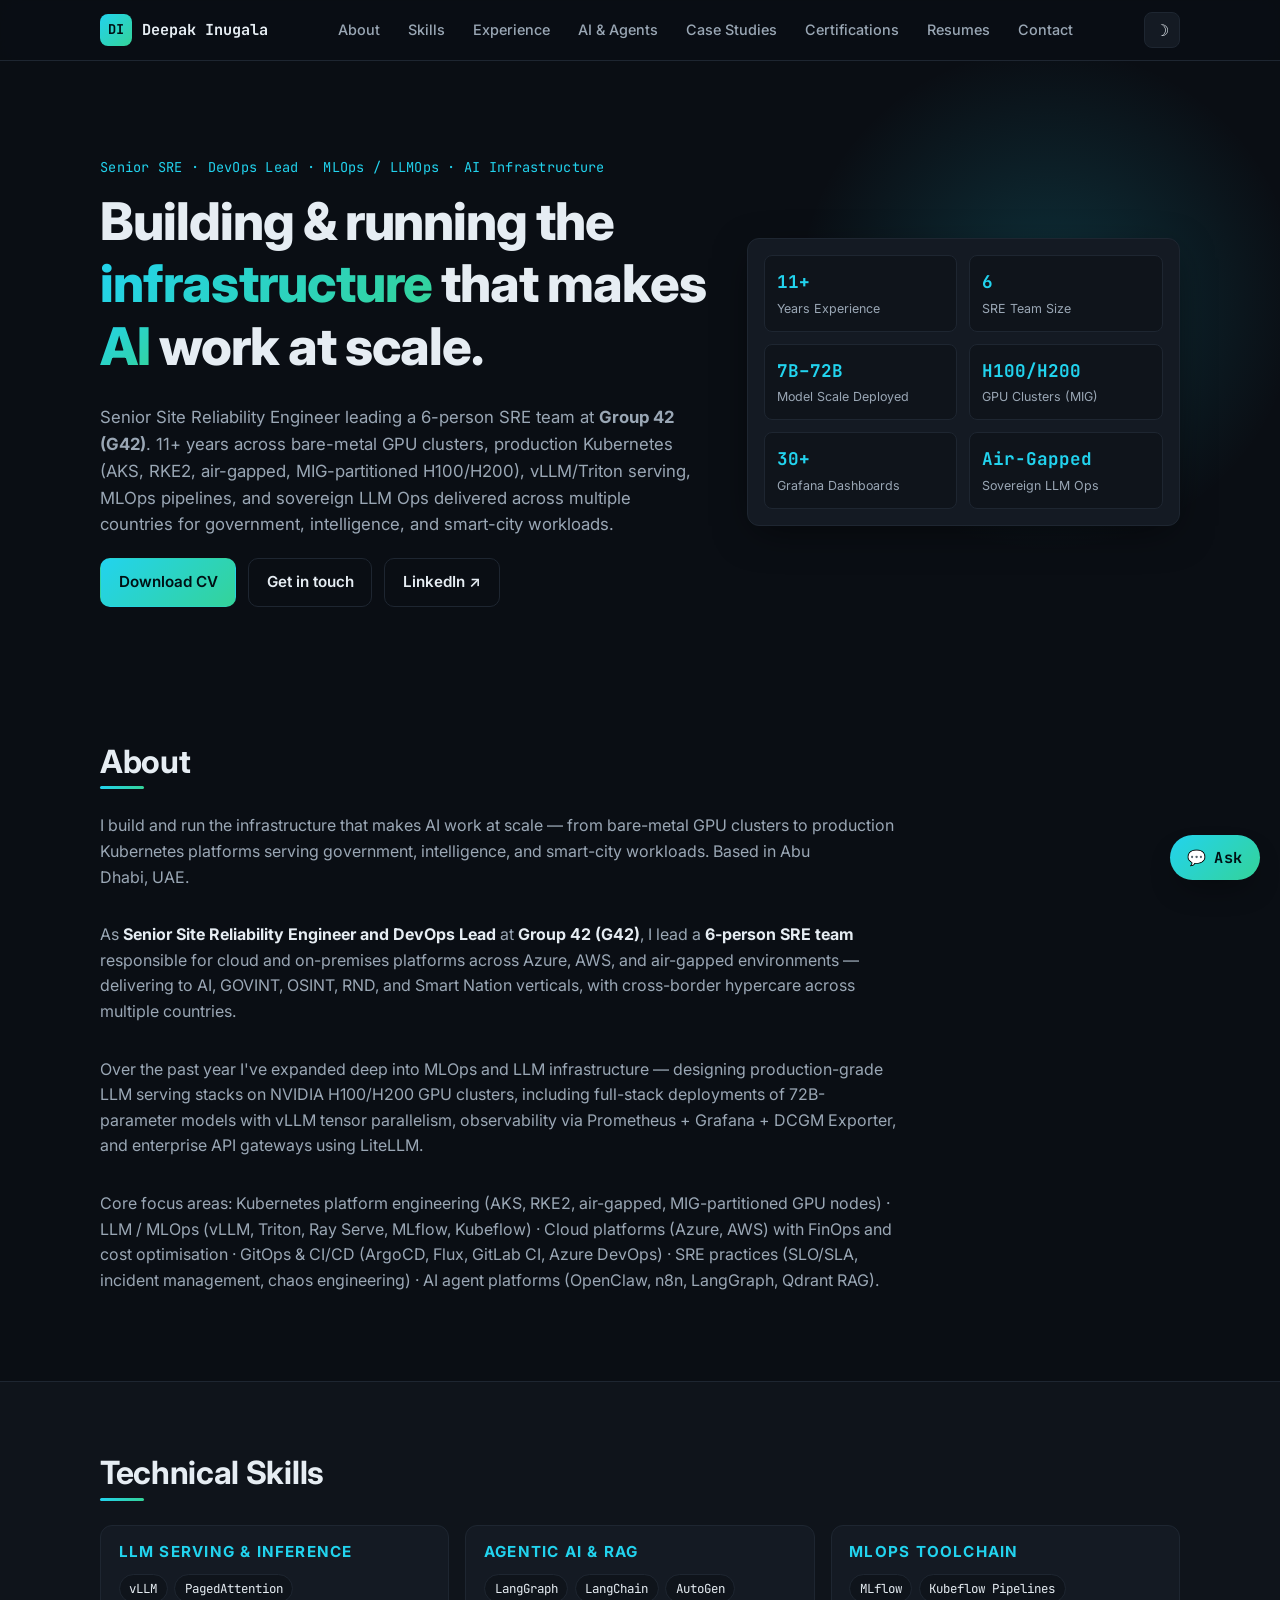
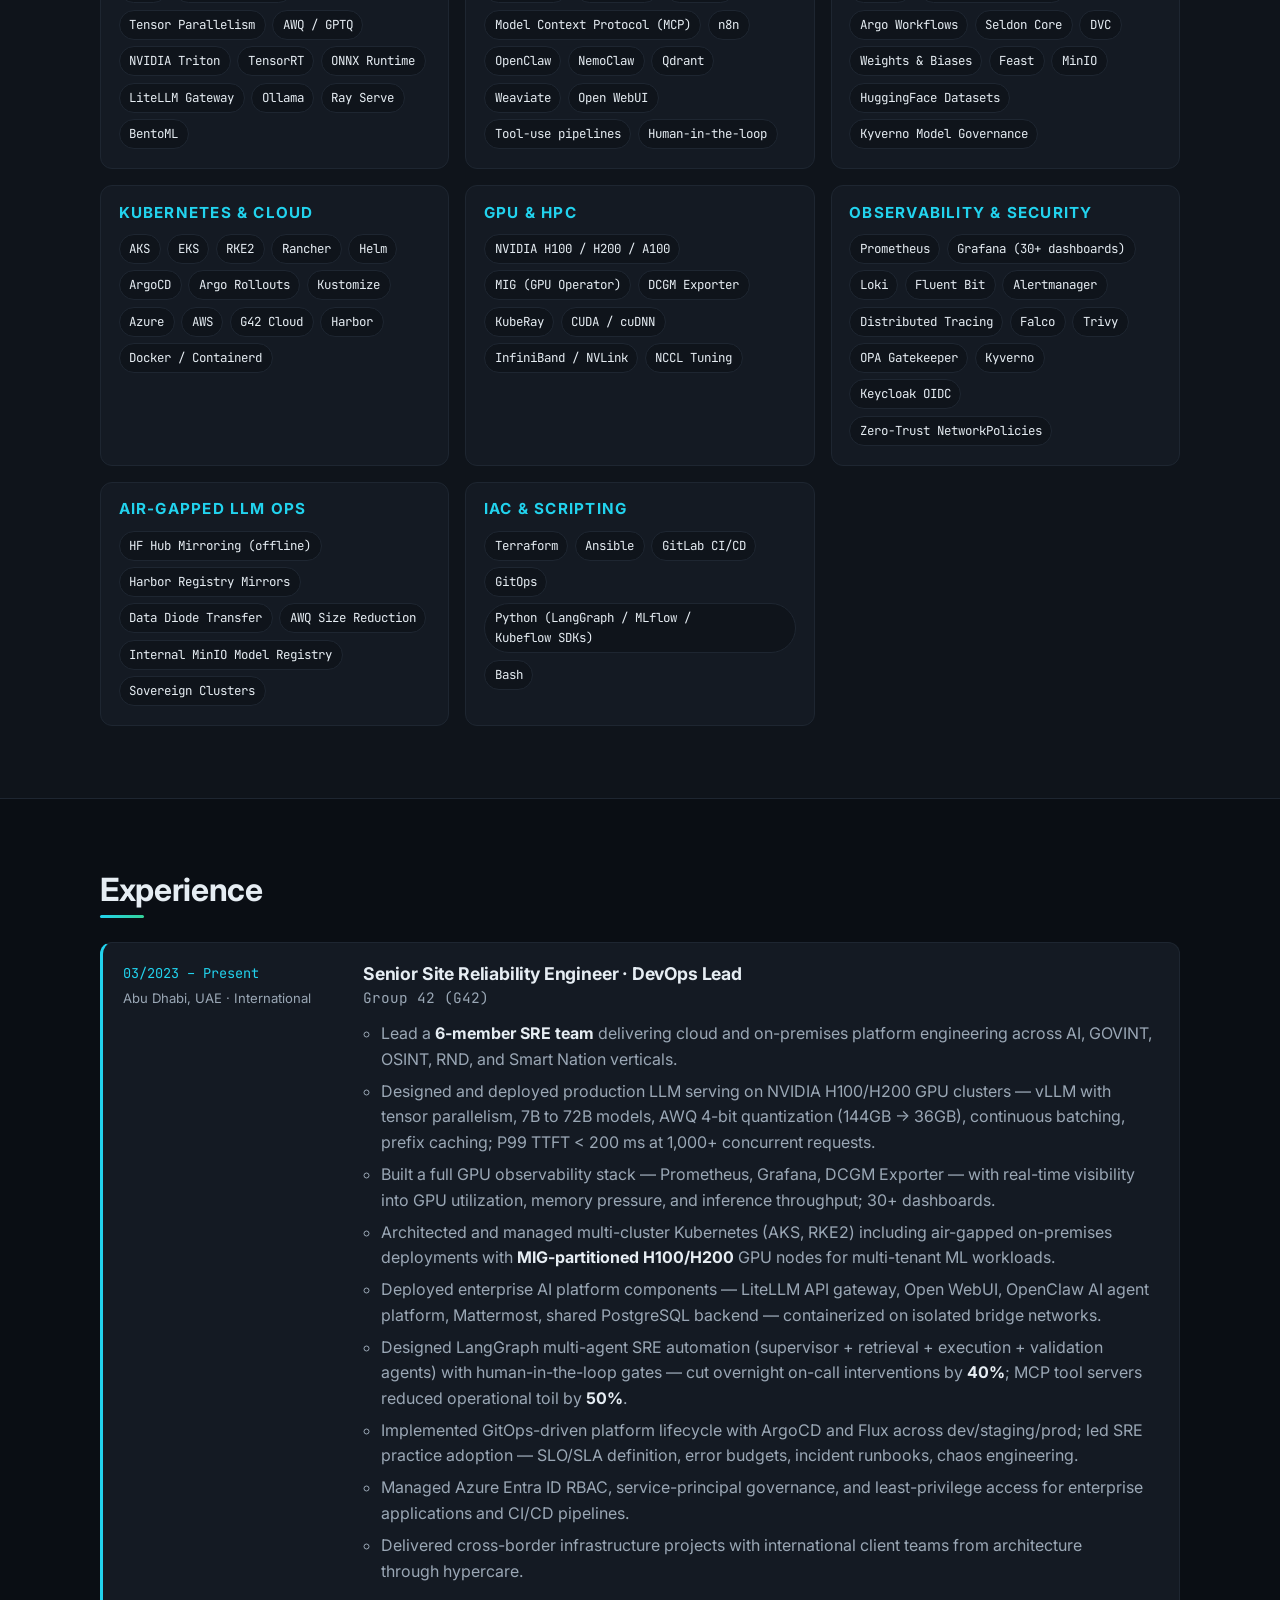
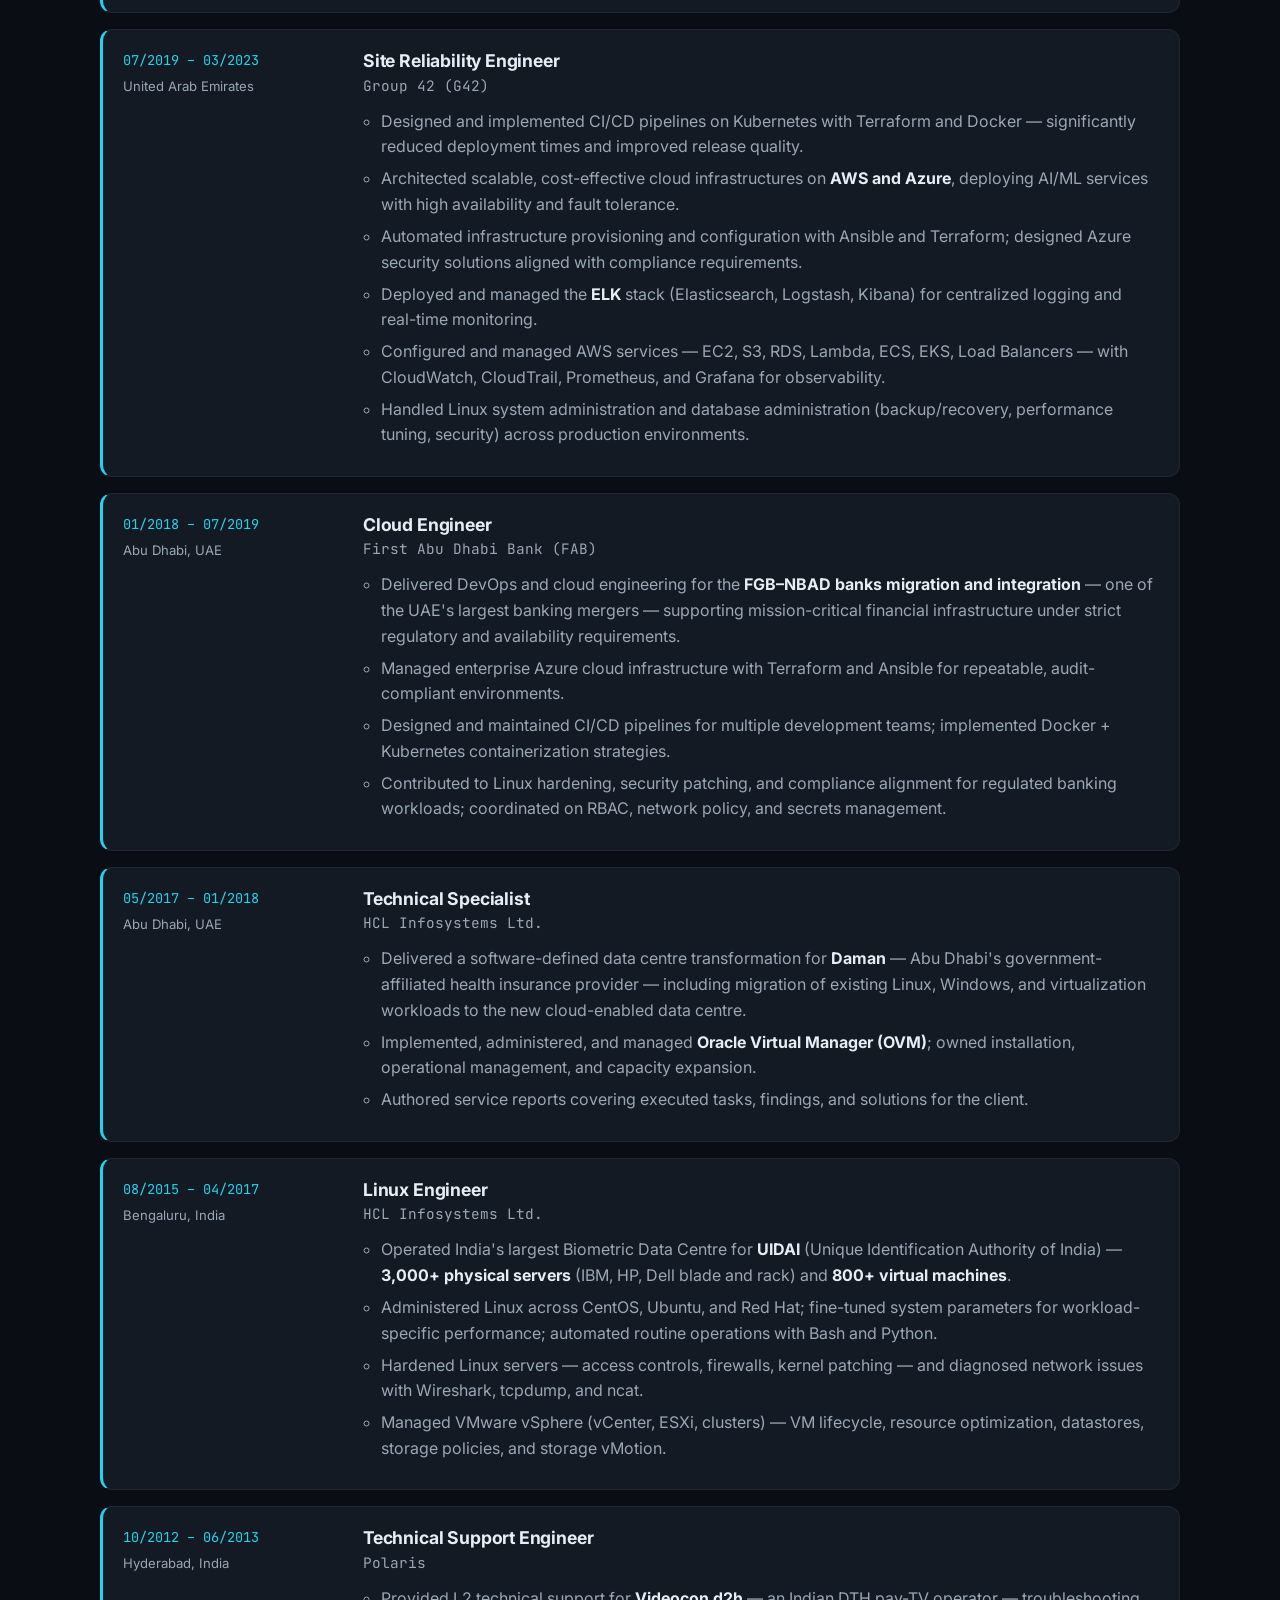
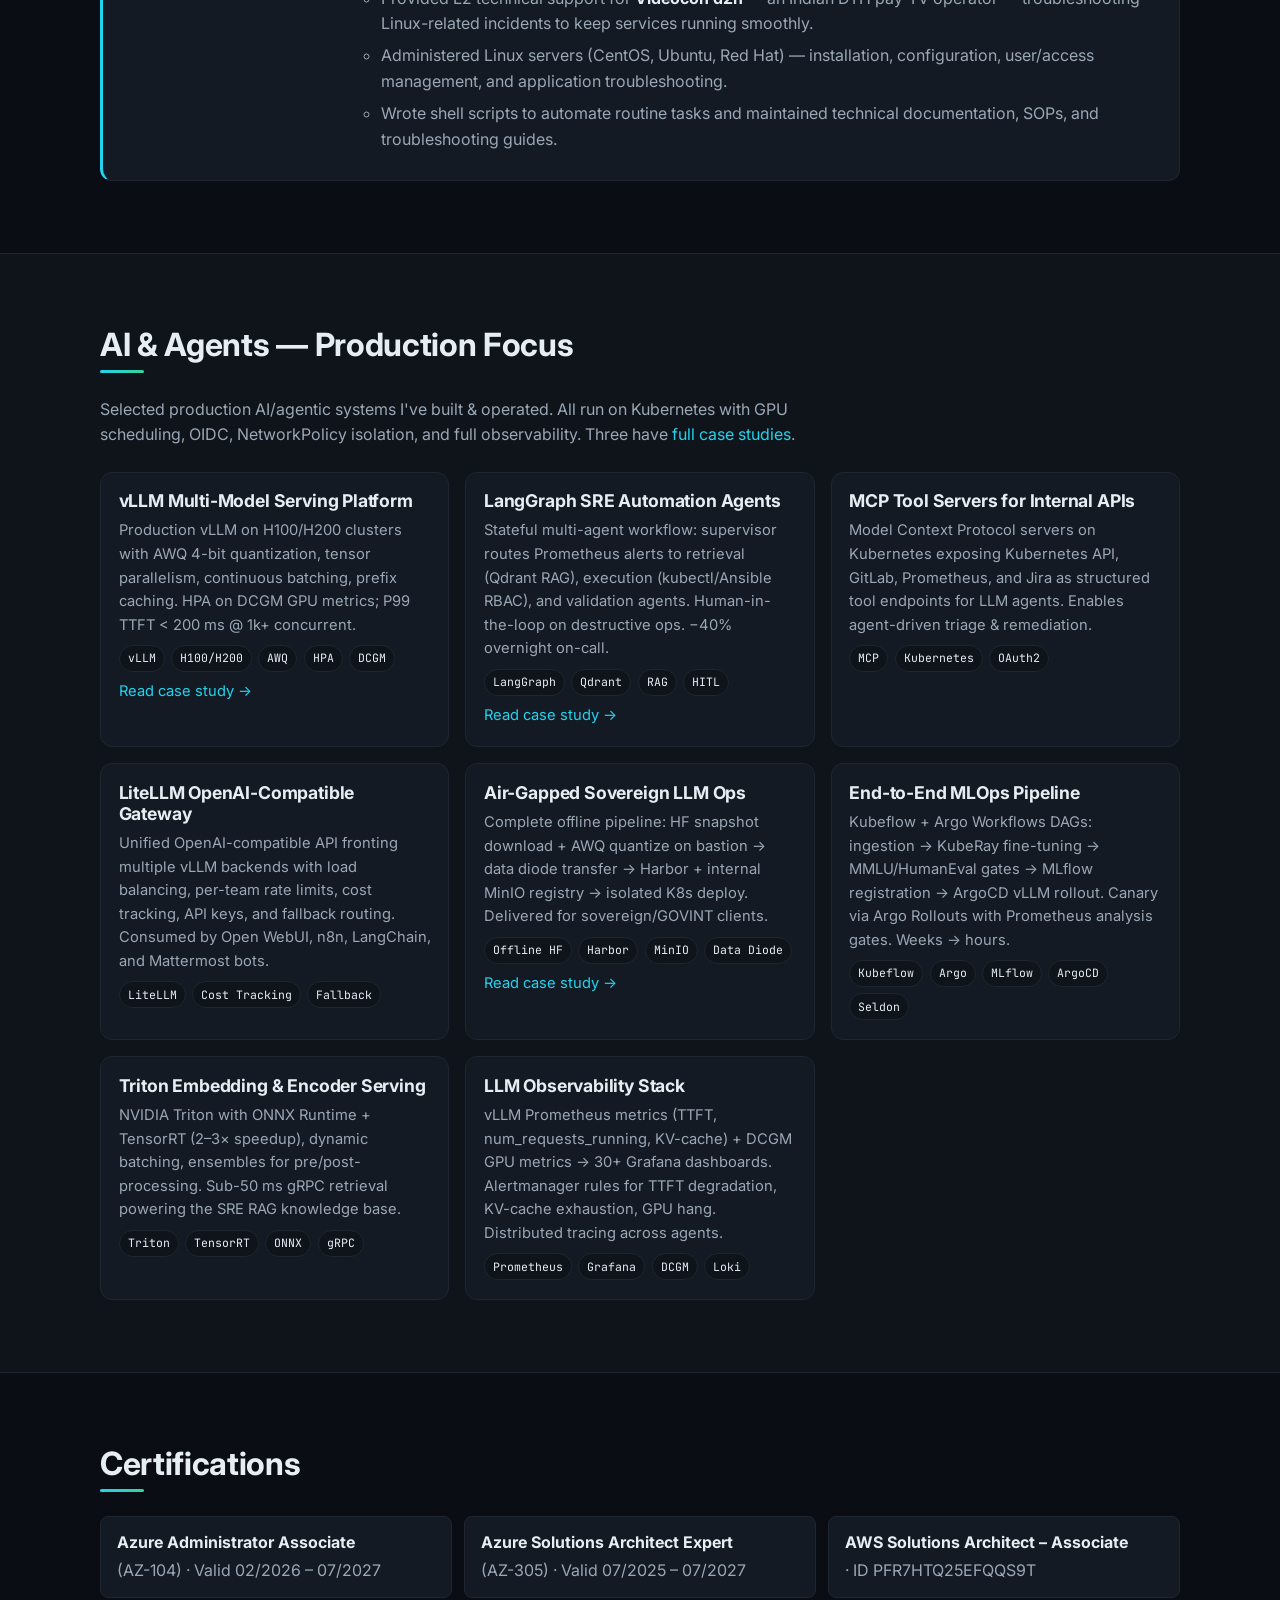
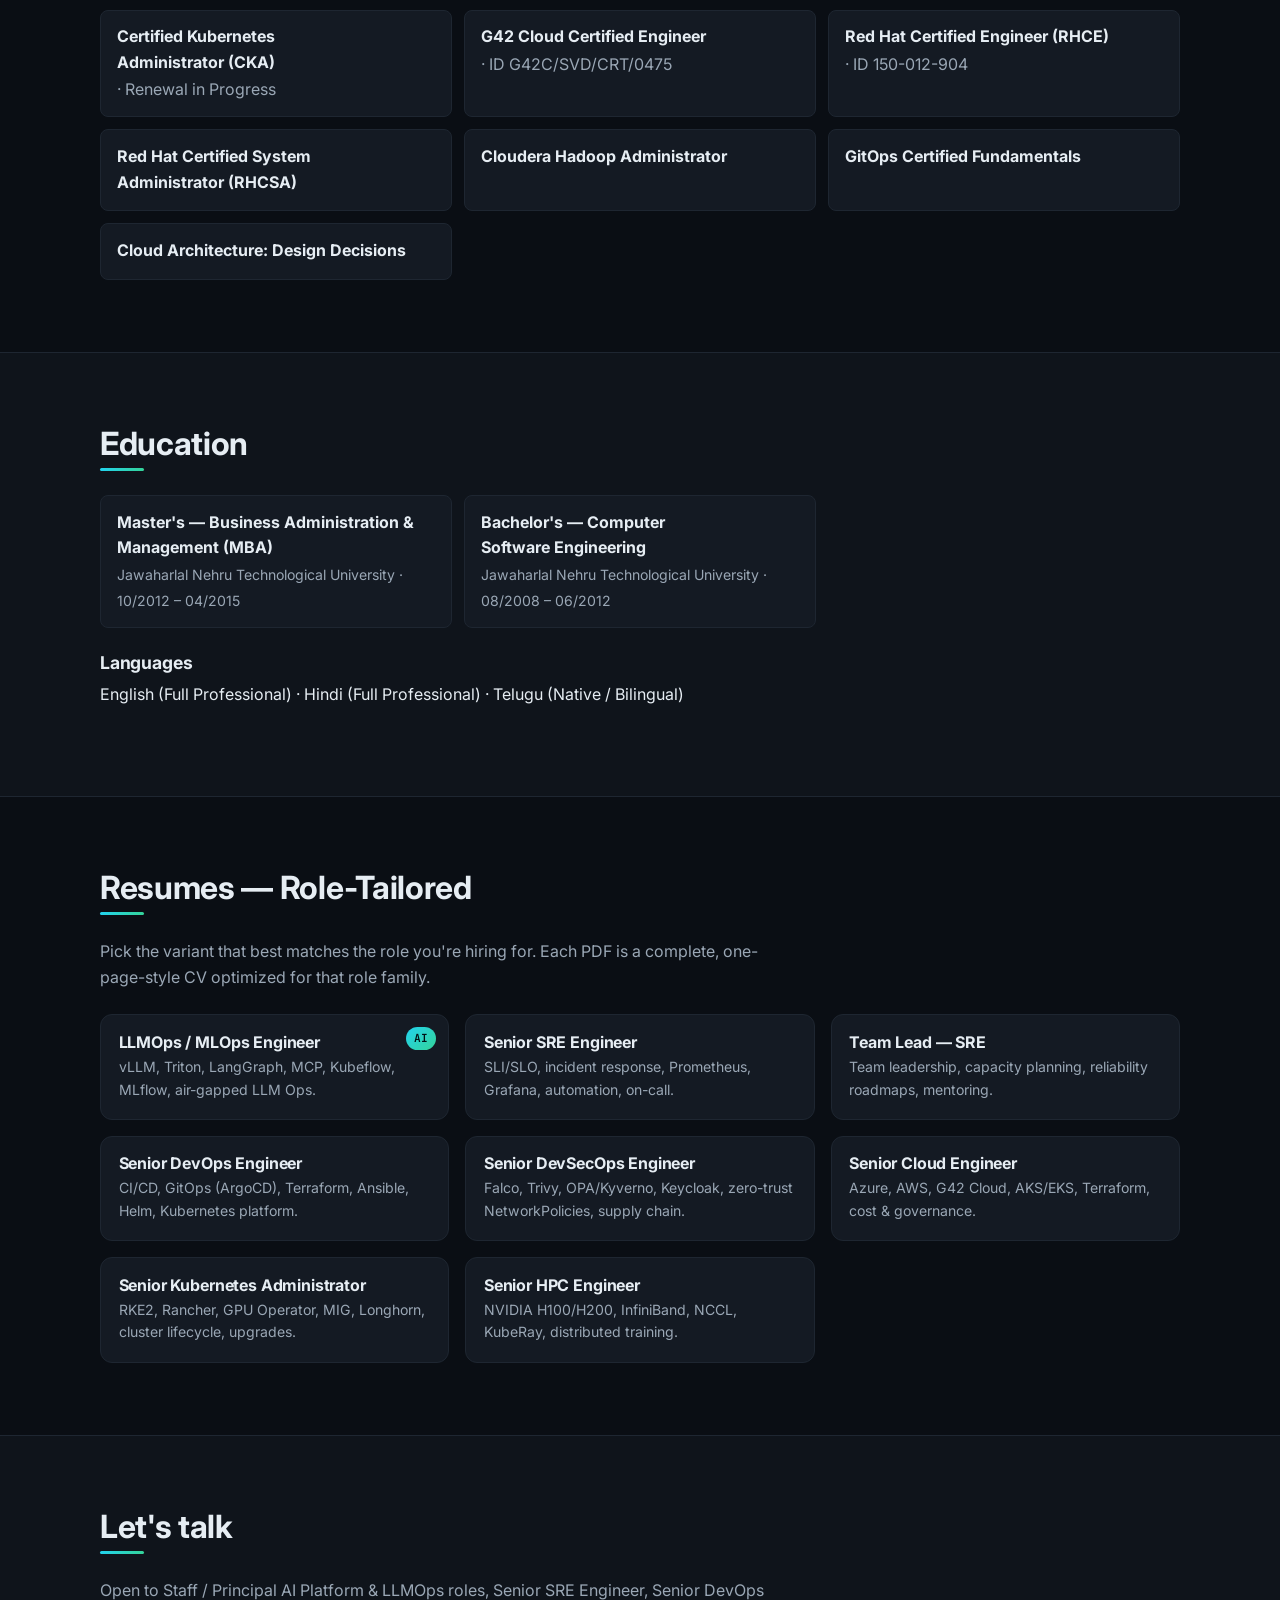
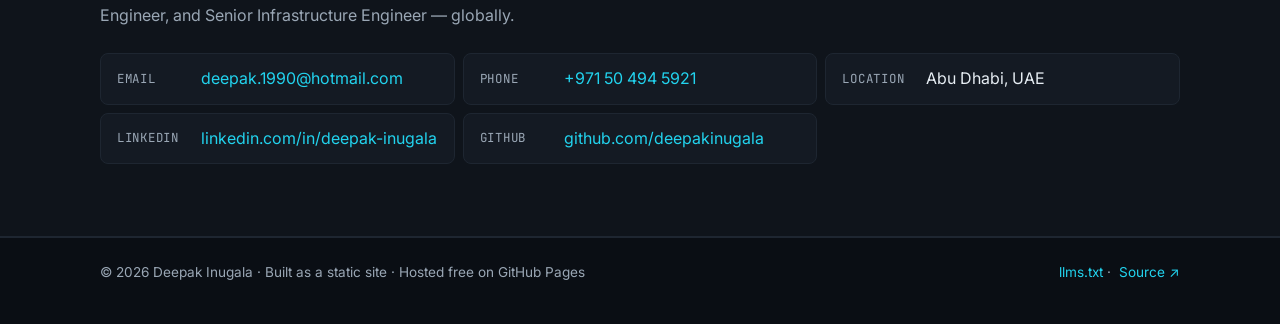
<file: index.html>
<!doctype html>
<html lang="en" data-theme="dark">
<head>
  <meta charset="utf-8" />
  <meta name="viewport" content="width=device-width,initial-scale=1" />
  <title>Deepak Inugala — Senior SRE · MLOps / LLMOps · AI Infrastructure</title>
  <meta name="description" content="Deepak Inugala — Senior Site Reliability Engineer and DevOps Lead at G42, leading a 6-person SRE team. MLOps / LLMOps and AI infrastructure engineer with 11+ years building GPU-backed Kubernetes platforms (NVIDIA H100/H200 MIG, vLLM, Triton, LiteLLM), MLOps pipelines, and sovereign / air-gapped LLM Ops." />
  <meta name="keywords" content="Senior SRE, DevOps Lead, LLMOps, MLOps, AI Infrastructure, vLLM, Triton, LiteLLM, LangGraph, MCP, RAG, Kubernetes, AKS, RKE2, NVIDIA H100, H200, MIG, DCGM, Azure, AWS, Sovereign Cloud, Abu Dhabi, G42" />
  <meta name="author" content="Deepak Inugala" />
  <link rel="canonical" href="https://deepakinugala.github.io/portfolio/" />

  <meta property="og:type" content="profile" />
  <meta property="og:title" content="Deepak Inugala — Senior SRE · MLOps / LLMOps · AI Infrastructure" />
  <meta property="og:description" content="11+ years in infrastructure and platform engineering. Leads a 6-person SRE team at G42. Production vLLM/Triton on H100/H200, MIG, MLOps, sovereign air-gapped LLM Ops." />
  <meta property="og:url" content="https://deepakinugala.github.io/portfolio/" />
  <meta name="twitter:card" content="summary_large_image" />
  <meta name="twitter:title" content="Deepak Inugala — Senior SRE · MLOps / LLMOps" />
  <meta name="twitter:description" content="AI Infrastructure • LLMOps • MLOps • SRE • DevOps • Sovereign Cloud" />

  <link rel="preconnect" href="https://fonts.googleapis.com" />
  <link rel="preconnect" href="https://fonts.gstatic.com" crossorigin />
  <link href="https://fonts.googleapis.com/css2?family=Inter:wght@400;500;600;700;800&family=JetBrains+Mono:wght@400;500;600&display=swap" rel="stylesheet" />
  <link rel="stylesheet" href="./styles.css" />
  <link rel="icon" href="data:image/svg+xml,%3Csvg xmlns='http://www.w3.org/2000/svg' viewBox='0 0 100 100'%3E%3Ctext y='.9em' font-size='90'%3E%F0%9F%A4%96%3C/text%3E%3C/svg%3E" />
  <meta name="theme-color" content="#0a0e14" media="(prefers-color-scheme: dark)" />
  <meta name="theme-color" content="#ffffff" media="(prefers-color-scheme: light)" />

  <script type="application/ld+json">
  {
    "@context": "https://schema.org",
    "@type": "Person",
    "name": "Deepak Inugala",
    "jobTitle": "Senior Site Reliability Engineer · DevOps Lead · MLOps / LLMOps · AI Infrastructure",
    "email": "mailto:deepak.1990@hotmail.com",
    "telephone": "+971-50-494-5921",
    "address": { "@type": "PostalAddress", "addressLocality": "Abu Dhabi", "addressCountry": "AE" },
    "url": "https://deepakinugala.github.io/portfolio/",
    "sameAs": [
      "https://www.linkedin.com/in/deepak-inugala",
      "https://github.com/deepakinugala"
    ],
    "worksFor": { "@type": "Organization", "name": "Group 42 (G42)" },
    "alumniOf": [
      { "@type": "CollegeOrUniversity", "name": "Jawaharlal Nehru Technological University" }
    ],
    "knowsAbout": [
      "Large Language Models", "LLMOps", "MLOps", "Agentic AI", "LangGraph", "Model Context Protocol (MCP)",
      "vLLM", "NVIDIA Triton", "LiteLLM", "RAG", "Qdrant", "Kubernetes", "NVIDIA H100/H200",
      "Kubeflow", "Argo Workflows", "MLflow", "Seldon Core", "Air-Gapped LLM Ops", "SRE", "DevSecOps", "HPC"
    ]
  }
  </script>
</head>
<body>
  <a class="skip-link" href="#main">Skip to content</a>

  <header class="site-header">
    <div class="container nav">
      <a class="brand" href="#top" aria-label="Deepak Inugala">
        <span class="brand-mark" aria-hidden="true">DI</span>
        <span class="brand-text">Deepak Inugala</span>
      </a>
      <nav aria-label="Primary">
        <ul class="nav-links" id="primary-nav">
          <li><a href="#about">About</a></li>
          <li><a href="#skills">Skills</a></li>
          <li><a href="#experience">Experience</a></li>
          <li><a href="#ai">AI &amp; Agents</a></li>
          <li><a href="./case-studies/index.html">Case Studies</a></li>
          <li><a href="#certifications">Certifications</a></li>
          <li><a href="#cv">Resumes</a></li>
          <li><a href="#contact">Contact</a></li>
        </ul>
      </nav>
      <button id="hamburger" class="hamburger" type="button" aria-label="Open menu" aria-expanded="false" aria-controls="primary-nav">
        &#9776;
      </button>
      <button id="theme-toggle" class="icon-btn" type="button" aria-label="Toggle theme">
        <span class="theme-icon-dark" aria-hidden="true">&#9789;</span>
        <span class="theme-icon-light" aria-hidden="true">&#9788;</span>
      </button>
    </div>
  </header>

  <main id="main">
    <section id="top" class="hero">
      <div class="container hero-grid">
        <div class="hero-copy">
          <p class="eyebrow">Senior SRE · DevOps Lead · MLOps / LLMOps · AI Infrastructure</p>
          <h1>
            Building &amp; running the <span class="accent">infrastructure</span> that makes
            <span class="accent">AI</span> work at scale.
          </h1>
          <p class="lead">
            Senior Site Reliability Engineer leading a 6-person SRE team at <strong>Group 42 (G42)</strong>.
            11+ years across bare-metal GPU clusters, production Kubernetes (AKS, RKE2, air-gapped,
            MIG-partitioned H100/H200), vLLM/Triton serving, MLOps pipelines, and sovereign LLM Ops
            delivered across multiple countries for government, intelligence, and smart-city workloads.
          </p>
          <div class="cta-row">
            <a class="btn primary" href="#cv">Download CV</a>
            <a class="btn ghost" href="#contact">Get in touch</a>
            <a class="btn ghost" href="https://www.linkedin.com/in/deepak-inugala" target="_blank" rel="noopener">LinkedIn ↗</a>
          </div>
        </div>
        <aside class="hero-stats" aria-label="Highlights">
          <div class="stat"><span class="stat-num">11+</span><span class="stat-label">Years Experience</span></div>
          <div class="stat"><span class="stat-num">6</span><span class="stat-label">SRE Team Size</span></div>
          <div class="stat"><span class="stat-num">7B–72B</span><span class="stat-label">Model Scale Deployed</span></div>
          <div class="stat"><span class="stat-num">H100/H200</span><span class="stat-label">GPU Clusters (MIG)</span></div>
          <div class="stat"><span class="stat-num">30+</span><span class="stat-label">Grafana Dashboards</span></div>
          <div class="stat"><span class="stat-num">Air-Gapped</span><span class="stat-label">Sovereign LLM Ops</span></div>
        </aside>
      </div>
    </section>

    <section id="about" class="section">
      <div class="container">
        <h2>About</h2>
        <div class="about-grid">
          <p>
            I build and run the infrastructure that makes AI work at scale — from bare-metal GPU
            clusters to production Kubernetes platforms serving government, intelligence, and
            smart-city workloads. Based in Abu Dhabi, UAE.
          </p>
          <p>
            As <strong>Senior Site Reliability Engineer and DevOps Lead</strong> at
            <strong>Group 42 (G42)</strong>, I lead a <strong>6-person SRE team</strong> responsible
            for cloud and on-premises platforms across Azure, AWS, and air-gapped environments —
            delivering to AI, GOVINT, OSINT, RND, and Smart Nation verticals, with cross-border
            hypercare across multiple countries.
          </p>
          <p>
            Over the past year I've expanded deep into MLOps and LLM infrastructure — designing
            production-grade LLM serving stacks on NVIDIA H100/H200 GPU clusters, including
            full-stack deployments of 72B-parameter models with vLLM tensor parallelism, observability
            via Prometheus + Grafana + DCGM Exporter, and enterprise API gateways using LiteLLM.
          </p>
          <p>
            Core focus areas: Kubernetes platform engineering (AKS, RKE2, air-gapped, MIG-partitioned
            GPU nodes) · LLM / MLOps (vLLM, Triton, Ray Serve, MLflow, Kubeflow) · Cloud platforms
            (Azure, AWS) with FinOps and cost optimisation · GitOps &amp; CI/CD (ArgoCD, Flux,
            GitLab CI, Azure DevOps) · SRE practices (SLO/SLA, incident management, chaos
            engineering) · AI agent platforms (OpenClaw, n8n, LangGraph, Qdrant RAG).
          </p>
        </div>
      </div>
    </section>

    <section id="skills" class="section alt">
      <div class="container">
        <h2>Technical Skills</h2>
        <div class="skill-grid">
          <article class="skill-card">
            <h3>LLM Serving &amp; Inference</h3>
            <ul class="chips">
              <li>vLLM</li><li>PagedAttention</li><li>Tensor Parallelism</li><li>AWQ / GPTQ</li>
              <li>NVIDIA Triton</li><li>TensorRT</li><li>ONNX Runtime</li>
              <li>LiteLLM Gateway</li><li>Ollama</li><li>Ray Serve</li><li>BentoML</li>
            </ul>
          </article>
          <article class="skill-card">
            <h3>Agentic AI &amp; RAG</h3>
            <ul class="chips">
              <li>LangGraph</li><li>LangChain</li><li>AutoGen</li>
              <li>Model Context Protocol (MCP)</li><li>n8n</li><li>OpenClaw</li><li>NemoClaw</li>
              <li>Qdrant</li><li>Weaviate</li><li>Open WebUI</li>
              <li>Tool-use pipelines</li><li>Human-in-the-loop</li>
            </ul>
          </article>
          <article class="skill-card">
            <h3>MLOps Toolchain</h3>
            <ul class="chips">
              <li>MLflow</li><li>Kubeflow Pipelines</li><li>Argo Workflows</li>
              <li>Seldon Core</li><li>DVC</li><li>Weights &amp; Biases</li>
              <li>Feast</li><li>MinIO</li><li>HuggingFace Datasets</li>
              <li>Kyverno Model Governance</li>
            </ul>
          </article>
          <article class="skill-card">
            <h3>Kubernetes &amp; Cloud</h3>
            <ul class="chips">
              <li>AKS</li><li>EKS</li><li>RKE2</li><li>Rancher</li>
              <li>Helm</li><li>ArgoCD</li><li>Argo Rollouts</li><li>Kustomize</li>
              <li>Azure</li><li>AWS</li><li>G42 Cloud</li>
              <li>Harbor</li><li>Docker / Containerd</li>
            </ul>
          </article>
          <article class="skill-card">
            <h3>GPU &amp; HPC</h3>
            <ul class="chips">
              <li>NVIDIA H100 / H200 / A100</li><li>MIG (GPU Operator)</li>
              <li>DCGM Exporter</li><li>KubeRay</li><li>CUDA / cuDNN</li>
              <li>InfiniBand / NVLink</li><li>NCCL Tuning</li>
            </ul>
          </article>
          <article class="skill-card">
            <h3>Observability &amp; Security</h3>
            <ul class="chips">
              <li>Prometheus</li><li>Grafana (30+ dashboards)</li><li>Loki</li><li>Fluent Bit</li>
              <li>Alertmanager</li><li>Distributed Tracing</li>
              <li>Falco</li><li>Trivy</li><li>OPA Gatekeeper</li><li>Kyverno</li>
              <li>Keycloak OIDC</li><li>Zero-Trust NetworkPolicies</li>
            </ul>
          </article>
          <article class="skill-card">
            <h3>Air-Gapped LLM Ops</h3>
            <ul class="chips">
              <li>HF Hub Mirroring (offline)</li><li>Harbor Registry Mirrors</li>
              <li>Data Diode Transfer</li><li>AWQ Size Reduction</li>
              <li>Internal MinIO Model Registry</li><li>Sovereign Clusters</li>
            </ul>
          </article>
          <article class="skill-card">
            <h3>IaC &amp; Scripting</h3>
            <ul class="chips">
              <li>Terraform</li><li>Ansible</li><li>GitLab CI/CD</li><li>GitOps</li>
              <li>Python (LangGraph / MLflow / Kubeflow SDKs)</li><li>Bash</li>
            </ul>
          </article>
        </div>
      </div>
    </section>

    <section id="experience" class="section">
      <div class="container">
        <h2>Experience</h2>
        <ol class="timeline">
          <li class="t-item">
            <div class="t-meta">
              <span class="t-date">03/2023 – Present</span>
              <span class="t-loc">Abu Dhabi, UAE · International</span>
            </div>
            <div class="t-body">
              <h3>Senior Site Reliability Engineer · DevOps Lead</h3>
              <p class="t-company">Group 42 (G42)</p>
              <ul>
                <li>Lead a <strong>6-member SRE team</strong> delivering cloud and on-premises platform engineering across AI, GOVINT, OSINT, RND, and Smart Nation verticals.</li>
                <li>Designed and deployed production LLM serving on NVIDIA H100/H200 GPU clusters — vLLM with tensor parallelism, 7B to 72B models, AWQ 4-bit quantization (144GB → 36GB), continuous batching, prefix caching; P99 TTFT &lt; 200 ms at 1,000+ concurrent requests.</li>
                <li>Built a full GPU observability stack — Prometheus, Grafana, DCGM Exporter — with real-time visibility into GPU utilization, memory pressure, and inference throughput; 30+ dashboards.</li>
                <li>Architected and managed multi-cluster Kubernetes (AKS, RKE2) including air-gapped on-premises deployments with <strong>MIG-partitioned H100/H200</strong> GPU nodes for multi-tenant ML workloads.</li>
                <li>Deployed enterprise AI platform components — LiteLLM API gateway, Open WebUI, OpenClaw AI agent platform, Mattermost, shared PostgreSQL backend — containerized on isolated bridge networks.</li>
                <li>Designed LangGraph multi-agent SRE automation (supervisor + retrieval + execution + validation agents) with human-in-the-loop gates — cut overnight on-call interventions by <strong>40%</strong>; MCP tool servers reduced operational toil by <strong>50%</strong>.</li>
                <li>Implemented GitOps-driven platform lifecycle with ArgoCD and Flux across dev/staging/prod; led SRE practice adoption — SLO/SLA definition, error budgets, incident runbooks, chaos engineering.</li>
                <li>Managed Azure Entra ID RBAC, service-principal governance, and least-privilege access for enterprise applications and CI/CD pipelines.</li>
                <li>Delivered cross-border infrastructure projects with international client teams from architecture through hypercare.</li>
              </ul>
            </div>
          </li>

          <li class="t-item">
            <div class="t-meta">
              <span class="t-date">07/2019 – 03/2023</span>
              <span class="t-loc">United Arab Emirates</span>
            </div>
            <div class="t-body">
              <h3>Site Reliability Engineer</h3>
              <p class="t-company">Group 42 (G42)</p>
              <ul>
                <li>Designed and implemented CI/CD pipelines on Kubernetes with Terraform and Docker — significantly reduced deployment times and improved release quality.</li>
                <li>Architected scalable, cost-effective cloud infrastructures on <strong>AWS and Azure</strong>, deploying AI/ML services with high availability and fault tolerance.</li>
                <li>Automated infrastructure provisioning and configuration with Ansible and Terraform; designed Azure security solutions aligned with compliance requirements.</li>
                <li>Deployed and managed the <strong>ELK</strong> stack (Elasticsearch, Logstash, Kibana) for centralized logging and real-time monitoring.</li>
                <li>Configured and managed AWS services — EC2, S3, RDS, Lambda, ECS, EKS, Load Balancers — with CloudWatch, CloudTrail, Prometheus, and Grafana for observability.</li>
                <li>Handled Linux system administration and database administration (backup/recovery, performance tuning, security) across production environments.</li>
              </ul>
            </div>
          </li>

          <li class="t-item">
            <div class="t-meta">
              <span class="t-date">01/2018 – 07/2019</span>
              <span class="t-loc">Abu Dhabi, UAE</span>
            </div>
            <div class="t-body">
              <h3>Cloud Engineer</h3>
              <p class="t-company">First Abu Dhabi Bank (FAB)</p>
              <ul>
                <li>Delivered DevOps and cloud engineering for the <strong>FGB–NBAD banks migration and integration</strong> — one of the UAE's largest banking mergers — supporting mission-critical financial infrastructure under strict regulatory and availability requirements.</li>
                <li>Managed enterprise Azure cloud infrastructure with Terraform and Ansible for repeatable, audit-compliant environments.</li>
                <li>Designed and maintained CI/CD pipelines for multiple development teams; implemented Docker + Kubernetes containerization strategies.</li>
                <li>Contributed to Linux hardening, security patching, and compliance alignment for regulated banking workloads; coordinated on RBAC, network policy, and secrets management.</li>
              </ul>
            </div>
          </li>

          <li class="t-item">
            <div class="t-meta">
              <span class="t-date">05/2017 – 01/2018</span>
              <span class="t-loc">Abu Dhabi, UAE</span>
            </div>
            <div class="t-body">
              <h3>Technical Specialist</h3>
              <p class="t-company">HCL Infosystems Ltd.</p>
              <ul>
                <li>Delivered a software-defined data centre transformation for <strong>Daman</strong> — Abu Dhabi's government-affiliated health insurance provider — including migration of existing Linux, Windows, and virtualization workloads to the new cloud-enabled data centre.</li>
                <li>Implemented, administered, and managed <strong>Oracle Virtual Manager (OVM)</strong>; owned installation, operational management, and capacity expansion.</li>
                <li>Authored service reports covering executed tasks, findings, and solutions for the client.</li>
              </ul>
            </div>
          </li>

          <li class="t-item">
            <div class="t-meta">
              <span class="t-date">08/2015 – 04/2017</span>
              <span class="t-loc">Bengaluru, India</span>
            </div>
            <div class="t-body">
              <h3>Linux Engineer</h3>
              <p class="t-company">HCL Infosystems Ltd.</p>
              <ul>
                <li>Operated India's largest Biometric Data Centre for <strong>UIDAI</strong> (Unique Identification Authority of India) — <strong>3,000+ physical servers</strong> (IBM, HP, Dell blade and rack) and <strong>800+ virtual machines</strong>.</li>
                <li>Administered Linux across CentOS, Ubuntu, and Red Hat; fine-tuned system parameters for workload-specific performance; automated routine operations with Bash and Python.</li>
                <li>Hardened Linux servers — access controls, firewalls, kernel patching — and diagnosed network issues with Wireshark, tcpdump, and ncat.</li>
                <li>Managed VMware vSphere (vCenter, ESXi, clusters) — VM lifecycle, resource optimization, datastores, storage policies, and storage vMotion.</li>
              </ul>
            </div>
          </li>

          <li class="t-item">
            <div class="t-meta">
              <span class="t-date">10/2012 – 06/2013</span>
              <span class="t-loc">Hyderabad, India</span>
            </div>
            <div class="t-body">
              <h3>Technical Support Engineer</h3>
              <p class="t-company">Polaris</p>
              <ul>
                <li>Provided L2 technical support for <strong>Videocon d2h</strong> — an Indian DTH pay-TV operator — troubleshooting Linux-related incidents to keep services running smoothly.</li>
                <li>Administered Linux servers (CentOS, Ubuntu, Red Hat) — installation, configuration, user/access management, and application troubleshooting.</li>
                <li>Wrote shell scripts to automate routine tasks and maintained technical documentation, SOPs, and troubleshooting guides.</li>
              </ul>
            </div>
          </li>
        </ol>
      </div>
    </section>

    <section id="ai" class="section alt">
      <div class="container">
        <h2>AI &amp; Agents — Production Focus</h2>
        <p class="section-lead">
          Selected production AI/agentic systems I've built &amp; operated. All run on Kubernetes with
          GPU scheduling, OIDC, NetworkPolicy isolation, and full observability.
          Three have <a href="./case-studies/index.html">full case studies</a>.
        </p>
        <div class="proj-grid">
          <article class="proj-card">
            <header><h3>vLLM Multi-Model Serving Platform</h3></header>
            <p>Production vLLM on H100/H200 clusters with AWQ 4-bit quantization, tensor parallelism, continuous batching, prefix caching. HPA on DCGM GPU metrics; P99 TTFT &lt; 200 ms @ 1k+ concurrent.</p>
            <ul class="chips small"><li>vLLM</li><li>H100/H200</li><li>AWQ</li><li>HPA</li><li>DCGM</li></ul>
            <p><a href="./case-studies/vllm-serving.html">Read case study →</a></p>
          </article>
          <article class="proj-card">
            <header><h3>LangGraph SRE Automation Agents</h3></header>
            <p>Stateful multi-agent workflow: supervisor routes Prometheus alerts to retrieval (Qdrant RAG), execution (kubectl/Ansible RBAC), and validation agents. Human-in-the-loop on destructive ops. −40% overnight on-call.</p>
            <ul class="chips small"><li>LangGraph</li><li>Qdrant</li><li>RAG</li><li>HITL</li></ul>
            <p><a href="./case-studies/langgraph-agents.html">Read case study →</a></p>
          </article>
          <article class="proj-card">
            <header><h3>MCP Tool Servers for Internal APIs</h3></header>
            <p>Model Context Protocol servers on Kubernetes exposing Kubernetes API, GitLab, Prometheus, and Jira as structured tool endpoints for LLM agents. Enables agent-driven triage &amp; remediation.</p>
            <ul class="chips small"><li>MCP</li><li>Kubernetes</li><li>OAuth2</li></ul>
          </article>
          <article class="proj-card">
            <header><h3>LiteLLM OpenAI-Compatible Gateway</h3></header>
            <p>Unified OpenAI-compatible API fronting multiple vLLM backends with load balancing, per-team rate limits, cost tracking, API keys, and fallback routing. Consumed by Open WebUI, n8n, LangChain, and Mattermost bots.</p>
            <ul class="chips small"><li>LiteLLM</li><li>Cost Tracking</li><li>Fallback</li></ul>
          </article>
          <article class="proj-card">
            <header><h3>Air-Gapped Sovereign LLM Ops</h3></header>
            <p>Complete offline pipeline: HF snapshot download + AWQ quantize on bastion → data diode transfer → Harbor + internal MinIO registry → isolated K8s deploy. Delivered for sovereign/GOVINT clients.</p>
            <ul class="chips small"><li>Offline HF</li><li>Harbor</li><li>MinIO</li><li>Data Diode</li></ul>
            <p><a href="./case-studies/air-gapped-llm.html">Read case study →</a></p>
          </article>
          <article class="proj-card">
            <header><h3>End-to-End MLOps Pipeline</h3></header>
            <p>Kubeflow + Argo Workflows DAGs: ingestion → KubeRay fine-tuning → MMLU/HumanEval gates → MLflow registration → ArgoCD vLLM rollout. Canary via Argo Rollouts with Prometheus analysis gates. Weeks → hours.</p>
            <ul class="chips small"><li>Kubeflow</li><li>Argo</li><li>MLflow</li><li>ArgoCD</li><li>Seldon</li></ul>
          </article>
          <article class="proj-card">
            <header><h3>Triton Embedding &amp; Encoder Serving</h3></header>
            <p>NVIDIA Triton with ONNX Runtime + TensorRT (2–3× speedup), dynamic batching, ensembles for pre/post-processing. Sub-50 ms gRPC retrieval powering the SRE RAG knowledge base.</p>
            <ul class="chips small"><li>Triton</li><li>TensorRT</li><li>ONNX</li><li>gRPC</li></ul>
          </article>
          <article class="proj-card">
            <header><h3>LLM Observability Stack</h3></header>
            <p>vLLM Prometheus metrics (TTFT, num_requests_running, KV-cache) + DCGM GPU metrics → 30+ Grafana dashboards. Alertmanager rules for TTFT degradation, KV-cache exhaustion, GPU hang. Distributed tracing across agents.</p>
            <ul class="chips small"><li>Prometheus</li><li>Grafana</li><li>DCGM</li><li>Loki</li></ul>
          </article>
        </div>
      </div>
    </section>

    <section id="certifications" class="section">
      <div class="container">
        <h2>Certifications</h2>
        <ul class="cert-grid">
          <li><strong>Azure Administrator Associate</strong> (AZ-104) · Valid 02/2026 – 07/2027</li>
          <li><strong>Azure Solutions Architect Expert</strong> (AZ-305) · Valid 07/2025 – 07/2027</li>
          <li><strong>AWS Solutions Architect – Associate</strong> · ID PFR7HTQ25EFQQS9T</li>
          <li><strong>Certified Kubernetes Administrator (CKA)</strong> · Renewal in Progress</li>
          <li><strong>G42 Cloud Certified Engineer</strong> · ID G42C/SVD/CRT/0475</li>
          <li><strong>Red Hat Certified Engineer (RHCE)</strong> · ID 150-012-904</li>
          <li><strong>Red Hat Certified System Administrator (RHCSA)</strong></li>
          <li><strong>Cloudera Hadoop Administrator</strong></li>
          <li><strong>GitOps Certified Fundamentals</strong></li>
          <li><strong>Cloud Architecture: Design Decisions</strong></li>
        </ul>
      </div>
    </section>

    <section id="education" class="section alt">
      <div class="container">
        <h2>Education</h2>
        <ul class="edu-grid">
          <li>
            <strong>Master's — Business Administration &amp; Management (MBA)</strong>
            <span>Jawaharlal Nehru Technological University · 10/2012 – 04/2015</span>
          </li>
          <li>
            <strong>Bachelor's — Computer Software Engineering</strong>
            <span>Jawaharlal Nehru Technological University · 08/2008 – 06/2012</span>
          </li>
        </ul>
        <h3 class="mt">Languages</h3>
        <p>English (Full Professional) · Hindi (Full Professional) · Telugu (Native / Bilingual)</p>
      </div>
    </section>

    <section id="cv" class="section">
      <div class="container">
        <h2>Resumes — Role-Tailored</h2>
        <p class="section-lead">
          Pick the variant that best matches the role you're hiring for. Each PDF is a complete,
          one-page-style CV optimized for that role family.
        </p>
        <div class="cv-grid">
          <a class="cv-card" href="./resumes/LLMOps_MLOps_Engineer.pdf" download>
            <span class="cv-badge">AI</span>
            <h3>LLMOps / MLOps Engineer</h3>
            <p>vLLM, Triton, LangGraph, MCP, Kubeflow, MLflow, air-gapped LLM Ops.</p>
          </a>
          <a class="cv-card" href="./resumes/Senior_SRE_Engineer.pdf" download>
            <h3>Senior SRE Engineer</h3>
            <p>SLI/SLO, incident response, Prometheus, Grafana, automation, on-call.</p>
          </a>
          <a class="cv-card" href="./resumes/TeamLead_SRE_Engineer.pdf" download>
            <h3>Team Lead — SRE</h3>
            <p>Team leadership, capacity planning, reliability roadmaps, mentoring.</p>
          </a>
          <a class="cv-card" href="./resumes/Senior_DevOps_Engineer.pdf" download>
            <h3>Senior DevOps Engineer</h3>
            <p>CI/CD, GitOps (ArgoCD), Terraform, Ansible, Helm, Kubernetes platform.</p>
          </a>
          <a class="cv-card" href="./resumes/Senior_DevSecOps_Engineer.pdf" download>
            <h3>Senior DevSecOps Engineer</h3>
            <p>Falco, Trivy, OPA/Kyverno, Keycloak, zero-trust NetworkPolicies, supply chain.</p>
          </a>
          <a class="cv-card" href="./resumes/Senior_Cloud_Engineer.pdf" download>
            <h3>Senior Cloud Engineer</h3>
            <p>Azure, AWS, G42 Cloud, AKS/EKS, Terraform, cost &amp; governance.</p>
          </a>
          <a class="cv-card" href="./resumes/Senior_Kubernetes_Administrator.pdf" download>
            <h3>Senior Kubernetes Administrator</h3>
            <p>RKE2, Rancher, GPU Operator, MIG, Longhorn, cluster lifecycle, upgrades.</p>
          </a>
          <a class="cv-card" href="./resumes/Senior_HPC_Engineer.pdf" download>
            <h3>Senior HPC Engineer</h3>
            <p>NVIDIA H100/H200, InfiniBand, NCCL, KubeRay, distributed training.</p>
          </a>
        </div>
      </div>
    </section>

    <section id="contact" class="section alt">
      <div class="container contact">
        <h2>Let's talk</h2>
        <p class="section-lead">Open to Staff / Principal AI Platform &amp; LLMOps roles, Senior SRE Engineer, Senior DevOps Engineer, and Senior Infrastructure Engineer — globally.</p>
        <ul class="contact-list">
          <li><span>Email</span><a href="mailto:deepak.1990@hotmail.com">deepak.1990@hotmail.com</a></li>
          <li><span>Phone</span><a href="tel:+971504945921">+971 50 494 5921</a></li>
          <li><span>Location</span>Abu Dhabi, UAE</li>
          <li><span>LinkedIn</span><a href="https://www.linkedin.com/in/deepak-inugala" target="_blank" rel="noopener">linkedin.com/in/deepak-inugala</a></li>
          <li><span>GitHub</span><a href="https://github.com/deepakinugala" target="_blank" rel="noopener">github.com/deepakinugala</a></li>
        </ul>
      </div>
    </section>
  </main>

  <footer class="site-footer">
    <div class="container foot">
      <p>&copy; <span id="year"></span> Deepak Inugala · Built as a static site · Hosted free on GitHub Pages</p>
      <p class="foot-meta">
        <a href="./llms.txt">llms.txt</a> · <a href="https://github.com/deepakinugala/portfolio" target="_blank" rel="noopener">Source ↗</a>
      </p>
    </div>
  </footer>

  <script src="./script.js" defer></script>
  <script src="./chatbot.js" defer></script>
</body>
</html>
</file>
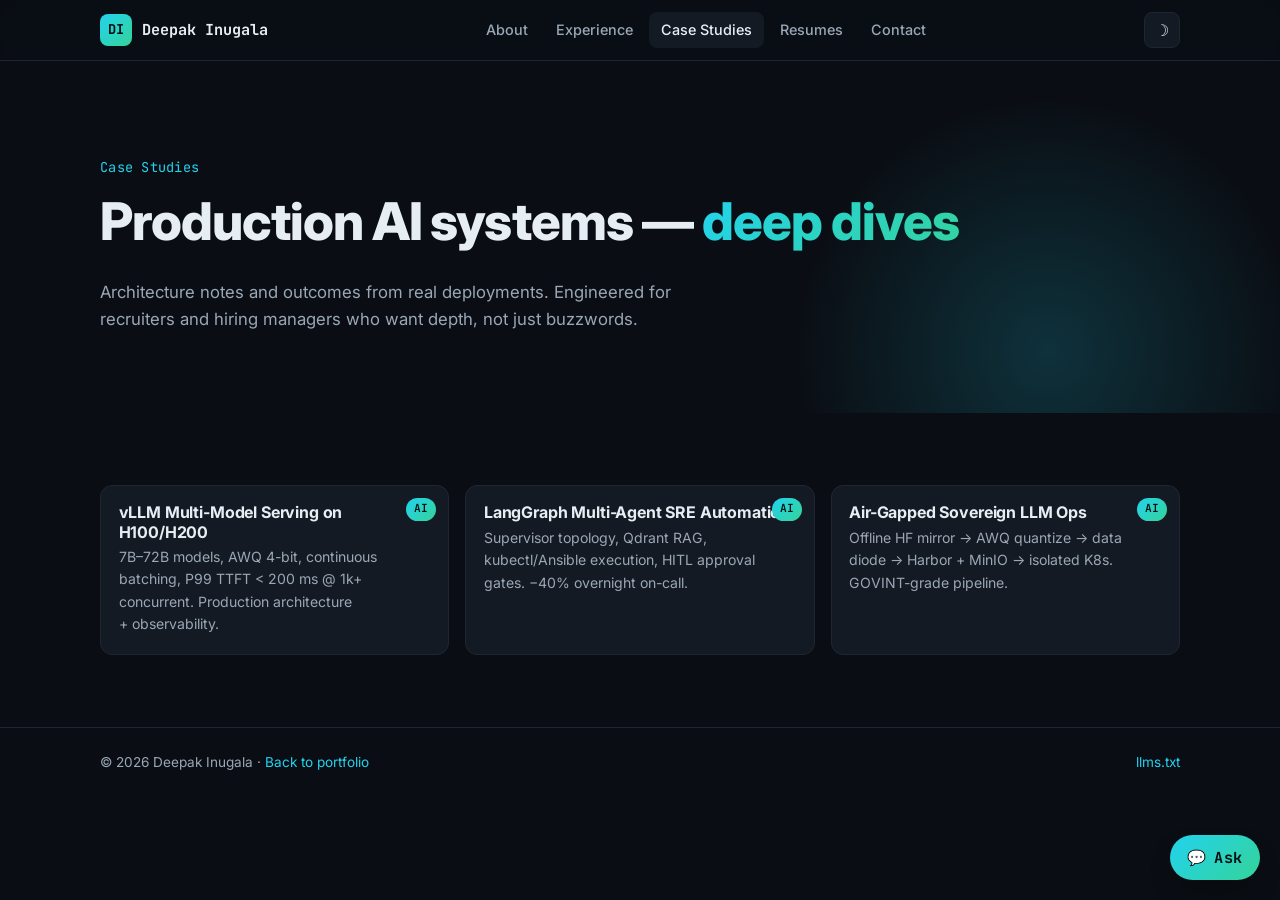
<file: case-studies/index.html>
<!doctype html>
<html lang="en" data-theme="dark">
<head>
  <meta charset="utf-8" />
  <meta name="viewport" content="width=device-width,initial-scale=1" />
  <title>Case Studies — Deepak Inugala</title>
  <meta name="description" content="Deep-dive case studies: vLLM production serving, LangGraph multi-agent SRE automation, air-gapped sovereign LLM Ops." />
  <link rel="preconnect" href="https://fonts.googleapis.com" />
  <link rel="preconnect" href="https://fonts.gstatic.com" crossorigin />
  <link href="https://fonts.googleapis.com/css2?family=Inter:wght@400;500;600;700;800&family=JetBrains+Mono:wght@400;500;600&display=swap" rel="stylesheet" />
  <link rel="stylesheet" href="../styles.css" />
  <link rel="icon" href="data:image/svg+xml,%3Csvg xmlns='http://www.w3.org/2000/svg' viewBox='0 0 100 100'%3E%3Ctext y='.9em' font-size='90'%3E%F0%9F%A4%96%3C/text%3E%3C/svg%3E" />
  <meta name="theme-color" content="#0a0e14" media="(prefers-color-scheme: dark)" />
  <meta name="theme-color" content="#ffffff" media="(prefers-color-scheme: light)" />
</head>
<body>
  <header class="site-header">
    <div class="container nav">
      <a class="brand" href="../index.html"><span class="brand-mark">DI</span><span class="brand-text">Deepak Inugala</span></a>
      <nav><ul class="nav-links" id="primary-nav">
        <li><a href="../index.html#about">About</a></li>
        <li><a href="../index.html#experience">Experience</a></li>
        <li><a href="./index.html" aria-current="page">Case Studies</a></li>
        <li><a href="../index.html#cv">Resumes</a></li>
        <li><a href="../index.html#contact">Contact</a></li>
      </ul></nav>
      <button id="hamburger" class="hamburger" type="button" aria-label="Open menu" aria-expanded="false" aria-controls="primary-nav">&#9776;</button>
      <button id="theme-toggle" class="icon-btn" type="button" aria-label="Toggle theme">
        <span class="theme-icon-dark">&#9789;</span><span class="theme-icon-light">&#9788;</span>
      </button>
    </div>
  </header>

  <main>
    <section class="hero">
      <div class="container">
        <p class="eyebrow">Case Studies</p>
        <h1>Production AI systems — <span class="accent">deep dives</span></h1>
        <p class="lead">Architecture notes and outcomes from real deployments. Engineered for recruiters
          and hiring managers who want depth, not just buzzwords.</p>
      </div>
    </section>

    <section class="section">
      <div class="container">
        <div class="proj-grid">
          <a class="cv-card" href="./vllm-serving.html">
            <span class="cv-badge">AI</span>
            <h3>vLLM Multi-Model Serving on H100/H200</h3>
            <p>7B–72B models, AWQ 4-bit, continuous batching, P99 TTFT &lt; 200 ms @ 1k+ concurrent. Production architecture + observability.</p>
          </a>
          <a class="cv-card" href="./langgraph-agents.html">
            <span class="cv-badge">AI</span>
            <h3>LangGraph Multi-Agent SRE Automation</h3>
            <p>Supervisor topology, Qdrant RAG, kubectl/Ansible execution, HITL approval gates. −40% overnight on-call.</p>
          </a>
          <a class="cv-card" href="./air-gapped-llm.html">
            <span class="cv-badge">AI</span>
            <h3>Air-Gapped Sovereign LLM Ops</h3>
            <p>Offline HF mirror → AWQ quantize → data diode → Harbor + MinIO → isolated K8s. GOVINT-grade pipeline.</p>
          </a>
        </div>
      </div>
    </section>
  </main>

  <footer class="site-footer">
    <div class="container foot">
      <p>&copy; <span id="year"></span> Deepak Inugala · <a href="../index.html">Back to portfolio</a></p>
      <p class="foot-meta"><a href="../llms.txt">llms.txt</a></p>
    </div>
  </footer>
  <script src="../script.js" defer></script>
  <script src="../chatbot.js" defer></script>
</body>
</html>
</file>
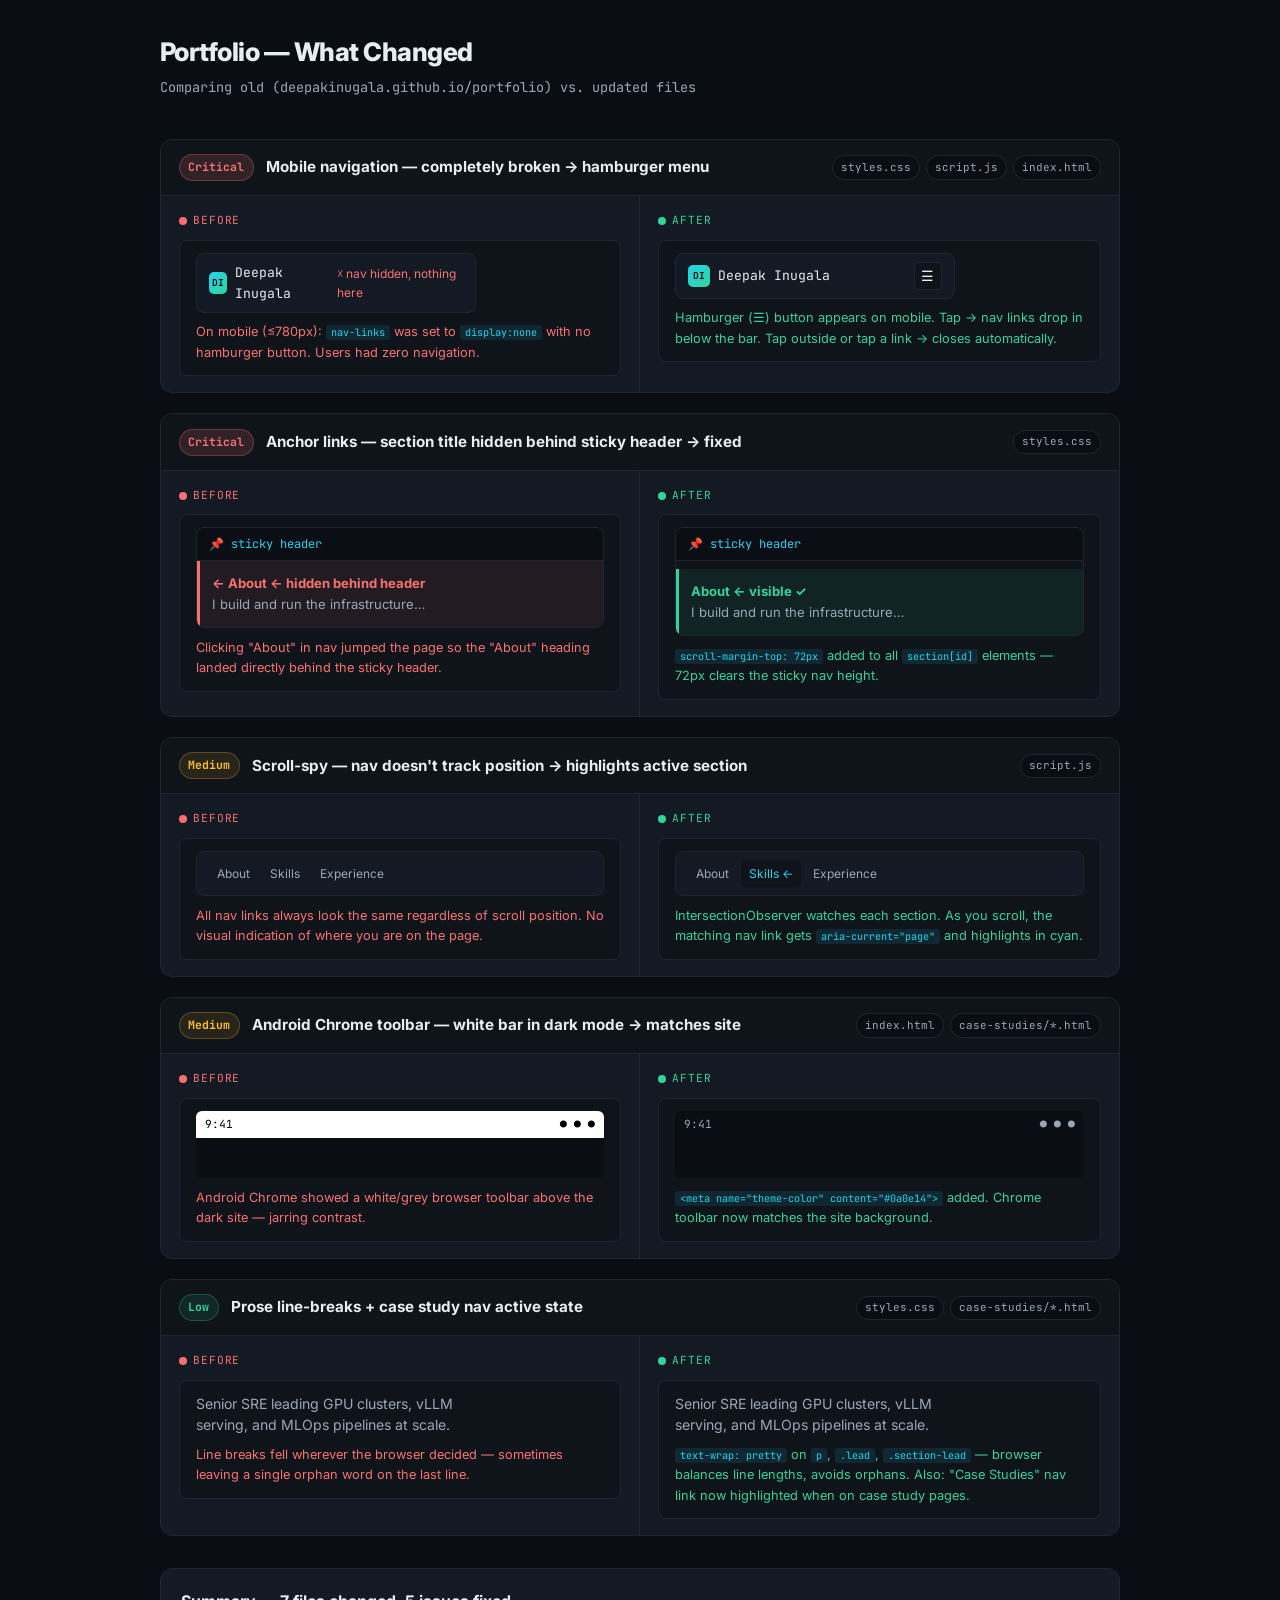
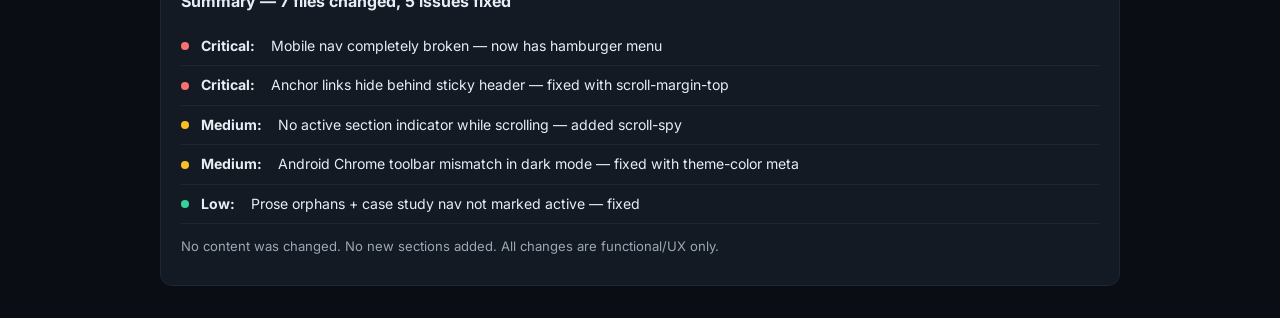
<file: CHANGES.html>
<!DOCTYPE html>
<html lang="en">
<head>
<meta charset="utf-8"/>
<meta name="viewport" content="width=device-width,initial-scale=1"/>
<title>What Changed — Portfolio Improvements</title>
<link href="https://fonts.googleapis.com/css2?family=Inter:wght@400;500;600;700;800&family=JetBrains+Mono:wght@400;600&display=swap" rel="stylesheet"/>
<style>
:root{--bg:#0a0e14;--bg-alt:#0f141b;--surface:#141a23;--border:#1e2631;--text:#e6edf3;--text-dim:#9aa7b5;--accent:#22d3ee;--accent-2:#34d399;--danger:#f87171;--warning:#fbbf24;}
*{box-sizing:border-box;margin:0;padding:0;}
body{background:var(--bg);color:var(--text);font-family:"Inter",sans-serif;font-size:15px;line-height:1.6;padding:2rem 1.25rem;}
.container{max-width:960px;margin:0 auto;}
h1{font-size:1.6rem;font-weight:800;letter-spacing:-.02em;margin-bottom:.25rem;}
.subtitle{color:var(--text-dim);font-family:"JetBrains Mono",monospace;font-size:.85rem;margin-bottom:2.5rem;}
.change{background:var(--surface);border:1px solid var(--border);border-radius:12px;margin-bottom:1.25rem;overflow:hidden;}
.change-header{display:flex;align-items:center;gap:.75rem;padding:.9rem 1.1rem;border-bottom:1px solid var(--border);background:var(--bg-alt);}
.sev{font-family:"JetBrains Mono",monospace;font-size:.72rem;font-weight:700;padding:.2rem .55rem;border-radius:999px;}
.sev.critical{background:rgba(248,113,113,.15);color:var(--danger);border:1px solid rgba(248,113,113,.3);}
.sev.medium{background:rgba(251,191,36,.1);color:var(--warning);border:1px solid rgba(251,191,36,.25);}
.sev.low{background:rgba(52,211,153,.1);color:var(--accent-2);border:1px solid rgba(52,211,153,.25);}
.change-title{font-weight:700;font-size:.95rem;}
.files{margin-left:auto;display:flex;gap:.4rem;flex-wrap:wrap;}
.file-tag{font-family:"JetBrains Mono",monospace;font-size:.68rem;padding:.15rem .5rem;border-radius:999px;background:var(--bg);border:1px solid var(--border);color:var(--text-dim);}
.change-body{display:grid;grid-template-columns:1fr 1fr;gap:0;}
.col{padding:1rem 1.1rem;}
.col.before{border-right:1px solid var(--border);}
.col-label{font-family:"JetBrains Mono",monospace;font-size:.7rem;text-transform:uppercase;letter-spacing:.08em;margin-bottom:.6rem;display:flex;align-items:center;gap:.4rem;}
.col-label.before-label{color:var(--danger);}
.col-label.after-label{color:var(--accent-2);}
.col-label::before{content:"";width:8px;height:8px;border-radius:50%;background:currentColor;display:inline-block;}
.demo{background:var(--bg-alt);border:1px solid var(--border);border-radius:8px;padding:.75rem 1rem;font-size:.88rem;}
.demo code{font-family:"JetBrains Mono",monospace;font-size:.8em;background:rgba(34,211,238,.1);padding:1px 5px;border-radius:3px;color:var(--accent);}
.demo .strike{text-decoration:line-through;color:var(--text-dim);}
.demo .good{color:var(--accent-2);}
.demo .bad{color:var(--danger);}
/* mock nav */
.mock-nav{background:var(--surface);border:1px solid var(--border);border-radius:8px;display:flex;align-items:center;justify-content:space-between;padding:.5rem .75rem;gap:.5rem;}
.mock-brand{font-family:"JetBrains Mono",monospace;font-size:.82rem;display:flex;align-items:center;gap:.5rem;}
.mock-mark{width:22px;height:22px;border-radius:5px;background:linear-gradient(135deg,#22d3ee,#34d399);display:inline-grid;place-items:center;color:#001014;font-size:.6rem;font-weight:700;}
.mock-links{display:flex;gap:.25rem;}
.mock-link{font-size:.75rem;padding:.25rem .5rem;border-radius:5px;color:var(--text-dim);}
.mock-link.active{color:var(--accent);background:var(--bg-alt);}
.hamburger-icon{border:1px solid var(--border);background:var(--bg-alt);width:28px;height:28px;border-radius:5px;display:inline-grid;place-items:center;font-size:.9rem;color:var(--text);}
/* scroll offset demo */
.mock-page{border-radius:8px;overflow:hidden;border:1px solid var(--border);}
.mock-sticky{background:color-mix(in srgb,var(--bg) 82%,transparent);border-bottom:1px solid var(--border);padding:.4rem .75rem;font-size:.75rem;font-family:"JetBrains Mono",monospace;color:var(--accent);position:sticky;top:0;}
.mock-section{padding:.75rem;font-size:.82rem;color:var(--text-dim);}
.mock-section strong{color:var(--text);}
.hidden-behind{background:rgba(248,113,113,.08);border-left:3px solid var(--danger);}
.not-hidden{background:rgba(52,211,153,.08);border-left:3px solid var(--accent-2);}
/* prose demo */
.prose-bad{max-width:280px;font-size:.88rem;color:var(--text-dim);line-height:1.5;}
.prose-good{max-width:280px;font-size:.88rem;color:var(--text-dim);line-height:1.5;text-wrap:pretty;}
/* theme-color */
.phone-bar{border-radius:6px 6px 0 0;padding:.3rem .6rem;font-family:"JetBrains Mono",monospace;font-size:.7rem;display:flex;justify-content:space-between;align-items:center;}
/* summary */
.summary{background:var(--surface);border:1px solid var(--border);border-radius:12px;padding:1.25rem;margin-top:2rem;}
.summary h2{font-size:1rem;margin-bottom:.75rem;font-weight:700;}
.row{display:flex;align-items:center;gap:.75rem;padding:.5rem 0;border-bottom:1px solid var(--border);font-size:.88rem;}
.row:last-child{border-bottom:none;}
.dot{width:8px;height:8px;border-radius:50%;flex-shrink:0;}
</style>
</head>
<body>
<div class="container">

  <h1>Portfolio — What Changed</h1>
  <p class="subtitle">Comparing old (deepakinugala.github.io/portfolio) vs. updated files</p>

  <!-- 1. Mobile nav -->
  <div class="change">
    <div class="change-header">
      <span class="sev critical">Critical</span>
      <span class="change-title">Mobile navigation — completely broken → hamburger menu</span>
      <div class="files"><span class="file-tag">styles.css</span><span class="file-tag">script.js</span><span class="file-tag">index.html</span></div>
    </div>
    <div class="change-body">
      <div class="col before">
        <div class="col-label before-label">Before</div>
        <div class="demo">
          <div class="mock-nav" style="max-width:280px;">
            <div class="mock-brand"><div class="mock-mark">DI</div>Deepak Inugala</div>
            <!-- nav links hidden, nothing shown -->
            <div style="font-size:.75rem;color:var(--danger);">☓ nav hidden, nothing here</div>
          </div>
          <p style="margin-top:.6rem;font-size:.8rem;color:var(--danger);">On mobile (≤780px): <code>nav-links</code> was set to <code>display:none</code> with no hamburger button. Users had zero navigation.</p>
        </div>
      </div>
      <div class="col">
        <div class="col-label after-label">After</div>
        <div class="demo">
          <div class="mock-nav" style="max-width:280px;">
            <div class="mock-brand"><div class="mock-mark">DI</div>Deepak Inugala</div>
            <div style="display:flex;align-items:center;gap:.4rem;">
              <div class="hamburger-icon">☰</div>
            </div>
          </div>
          <p style="margin-top:.6rem;font-size:.8rem;color:var(--accent-2);">Hamburger (☰) button appears on mobile. Tap → nav links drop in below the bar. Tap outside or tap a link → closes automatically.</p>
        </div>
      </div>
    </div>
  </div>

  <!-- 2. Scroll offset -->
  <div class="change">
    <div class="change-header">
      <span class="sev critical">Critical</span>
      <span class="change-title">Anchor links — section title hidden behind sticky header → fixed</span>
      <div class="files"><span class="file-tag">styles.css</span></div>
    </div>
    <div class="change-body">
      <div class="col before">
        <div class="col-label before-label">Before</div>
        <div class="demo">
          <div class="mock-page" style="max-height:110px;overflow:hidden;">
            <div class="mock-sticky">📌 sticky header</div>
            <div class="mock-section hidden-behind"><strong style="color:var(--danger);">← About ← hidden behind header</strong><br>I build and run the infrastructure…</div>
          </div>
          <p style="margin-top:.6rem;font-size:.8rem;color:var(--danger);">Clicking "About" in nav jumped the page so the "About" heading landed directly behind the sticky header.</p>
        </div>
      </div>
      <div class="col">
        <div class="col-label after-label">After</div>
        <div class="demo">
          <div class="mock-page" style="max-height:110px;overflow:hidden;">
            <div class="mock-sticky">📌 sticky header</div>
            <div style="height:8px;"></div>
            <div class="mock-section not-hidden"><strong style="color:var(--accent-2);">About ← visible ✓</strong><br>I build and run the infrastructure…</div>
          </div>
          <p style="margin-top:.6rem;font-size:.8rem;color:var(--accent-2);"><code>scroll-margin-top: 72px</code> added to all <code>section[id]</code> elements — 72px clears the sticky nav height.</p>
        </div>
      </div>
    </div>
  </div>

  <!-- 3. Scroll-spy -->
  <div class="change">
    <div class="change-header">
      <span class="sev medium">Medium</span>
      <span class="change-title">Scroll-spy — nav doesn't track position → highlights active section</span>
      <div class="files"><span class="file-tag">script.js</span></div>
    </div>
    <div class="change-body">
      <div class="col before">
        <div class="col-label before-label">Before</div>
        <div class="demo">
          <div class="mock-nav">
            <div class="mock-links">
              <span class="mock-link">About</span>
              <span class="mock-link">Skills</span>
              <span class="mock-link">Experience</span>
            </div>
          </div>
          <p style="margin-top:.6rem;font-size:.8rem;color:var(--danger);">All nav links always look the same regardless of scroll position. No visual indication of where you are on the page.</p>
        </div>
      </div>
      <div class="col">
        <div class="col-label after-label">After</div>
        <div class="demo">
          <div class="mock-nav">
            <div class="mock-links">
              <span class="mock-link">About</span>
              <span class="mock-link active">Skills ←</span>
              <span class="mock-link">Experience</span>
            </div>
          </div>
          <p style="margin-top:.6rem;font-size:.8rem;color:var(--accent-2);">IntersectionObserver watches each section. As you scroll, the matching nav link gets <code>aria-current="page"</code> and highlights in cyan.</p>
        </div>
      </div>
    </div>
  </div>

  <!-- 4. theme-color -->
  <div class="change">
    <div class="change-header">
      <span class="sev medium">Medium</span>
      <span class="change-title">Android Chrome toolbar — white bar in dark mode → matches site</span>
      <div class="files"><span class="file-tag">index.html</span><span class="file-tag">case-studies/*.html</span></div>
    </div>
    <div class="change-body">
      <div class="col before">
        <div class="col-label before-label">Before</div>
        <div class="demo">
          <div class="phone-bar" style="background:#ffffff;color:#000;">
            <span>9:41</span><span>● ● ●</span>
          </div>
          <div style="background:var(--bg);height:40px;border-radius:0 0 6px 6px;"></div>
          <p style="margin-top:.6rem;font-size:.8rem;color:var(--danger);">Android Chrome showed a white/grey browser toolbar above the dark site — jarring contrast.</p>
        </div>
      </div>
      <div class="col">
        <div class="col-label after-label">After</div>
        <div class="demo">
          <div class="phone-bar" style="background:#0a0e14;color:var(--text-dim);">
            <span>9:41</span><span>● ● ●</span>
          </div>
          <div style="background:var(--bg);height:40px;border-radius:0 0 6px 6px;"></div>
          <p style="margin-top:.6rem;font-size:.8rem;color:var(--accent-2);"><code>&lt;meta name="theme-color" content="#0a0e14"&gt;</code> added. Chrome toolbar now matches the site background.</p>
        </div>
      </div>
    </div>
  </div>

  <!-- 5. text-wrap + aria-current -->
  <div class="change">
    <div class="change-header">
      <span class="sev low">Low</span>
      <span class="change-title">Prose line-breaks + case study nav active state</span>
      <div class="files"><span class="file-tag">styles.css</span><span class="file-tag">case-studies/*.html</span></div>
    </div>
    <div class="change-body">
      <div class="col before">
        <div class="col-label before-label">Before</div>
        <div class="demo">
          <div class="prose-bad">Senior SRE leading GPU clusters, vLLM serving, and MLOps
pipelines at scale.</div>
          <p style="margin-top:.6rem;font-size:.8rem;color:var(--danger);">Line breaks fell wherever the browser decided — sometimes leaving a single orphan word on the last line.</p>
        </div>
      </div>
      <div class="col">
        <div class="col-label after-label">After</div>
        <div class="demo">
          <div class="prose-good">Senior SRE leading GPU clusters, vLLM serving, and MLOps pipelines at scale.</div>
          <p style="margin-top:.6rem;font-size:.8rem;color:var(--accent-2);"><code>text-wrap: pretty</code> on <code>p</code>, <code>.lead</code>, <code>.section-lead</code> — browser balances line lengths, avoids orphans. Also: "Case Studies" nav link now highlighted when on case study pages.</p>
        </div>
      </div>
    </div>
  </div>

  <!-- Summary -->
  <div class="summary">
    <h2>Summary — 7 files changed, 5 issues fixed</h2>
    <div class="row"><div class="dot" style="background:var(--danger);"></div><strong>Critical:</strong>&nbsp;Mobile nav completely broken — now has hamburger menu</div>
    <div class="row"><div class="dot" style="background:var(--danger);"></div><strong>Critical:</strong>&nbsp;Anchor links hide behind sticky header — fixed with scroll-margin-top</div>
    <div class="row"><div class="dot" style="background:var(--warning);"></div><strong>Medium:</strong>&nbsp;No active section indicator while scrolling — added scroll-spy</div>
    <div class="row"><div class="dot" style="background:var(--warning);"></div><strong>Medium:</strong>&nbsp;Android Chrome toolbar mismatch in dark mode — fixed with theme-color meta</div>
    <div class="row"><div class="dot" style="background:var(--accent-2);"></div><strong>Low:</strong>&nbsp;Prose orphans + case study nav not marked active — fixed</div>
    <div class="row" style="margin-top:.25rem;color:var(--text-dim);font-size:.82rem;">No content was changed. No new sections added. All changes are functional/UX only.</div>
  </div>

</div>
</body>
</html>
</file>
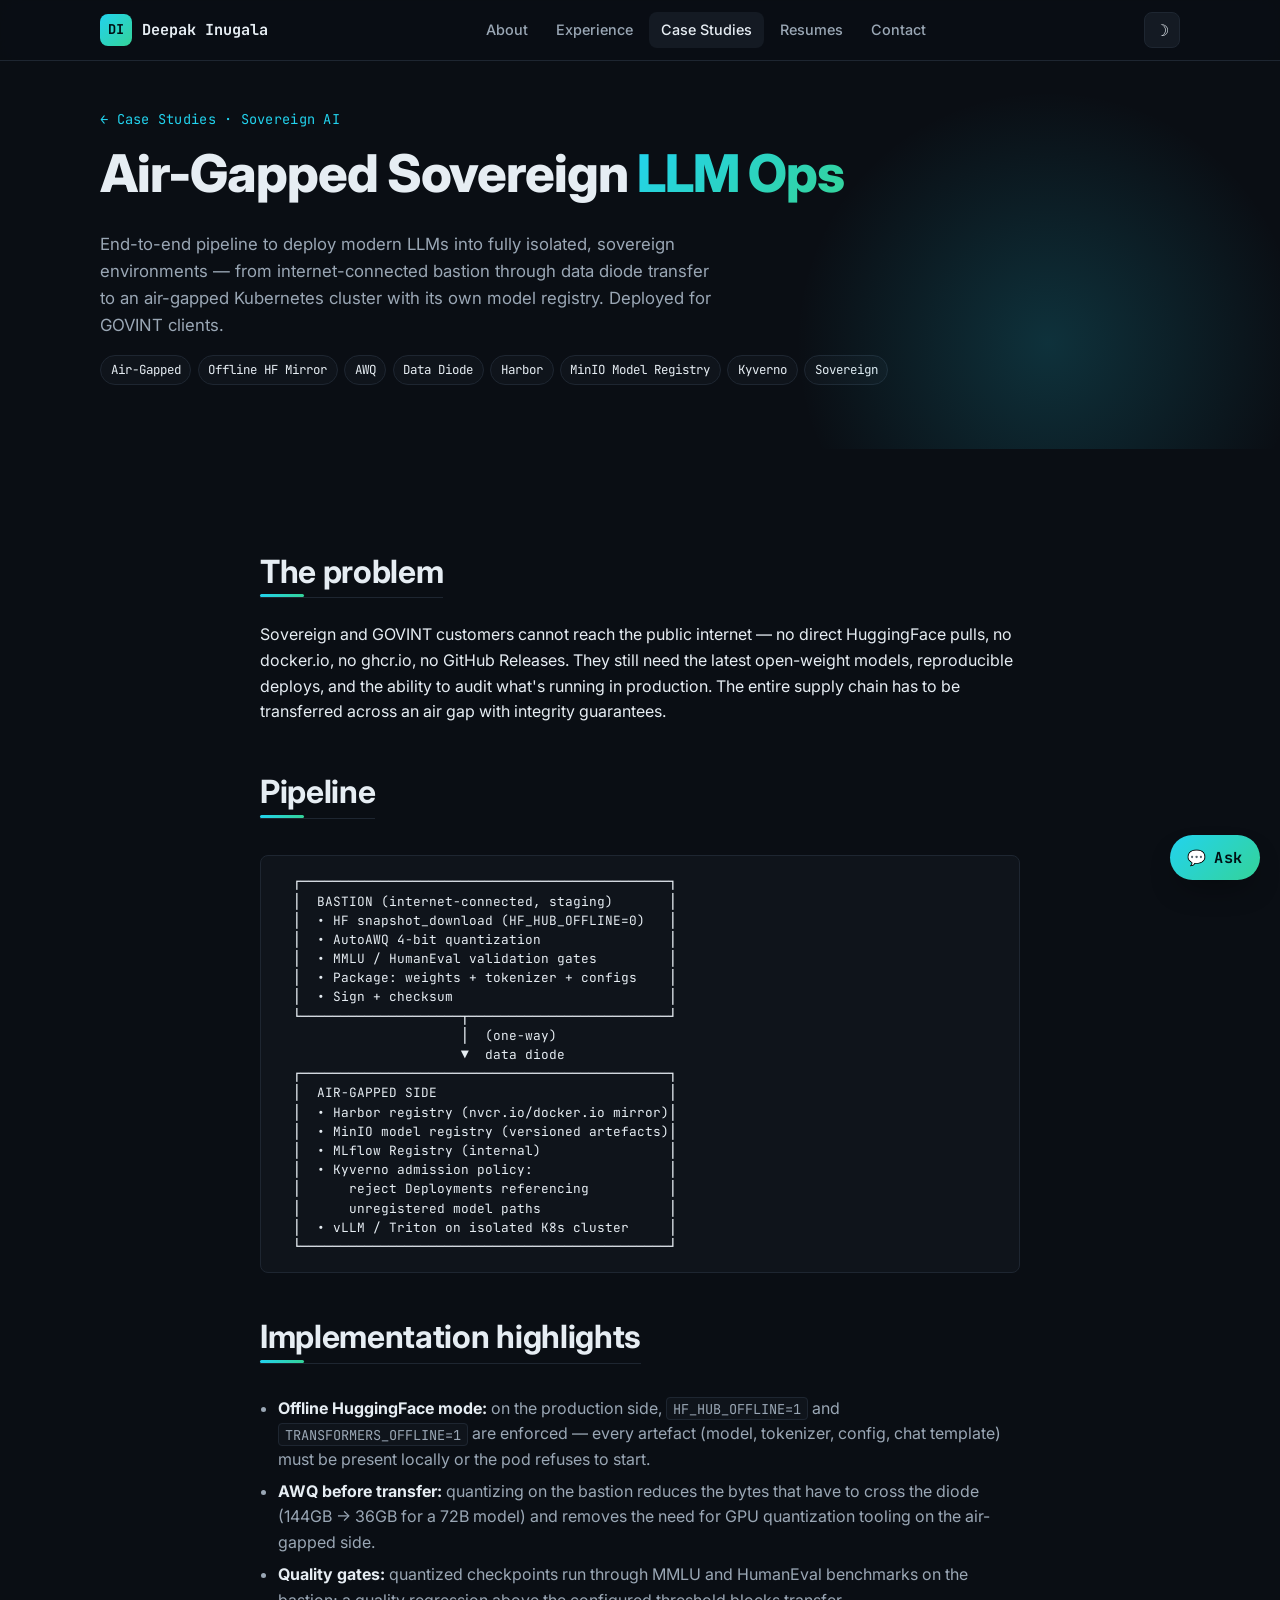
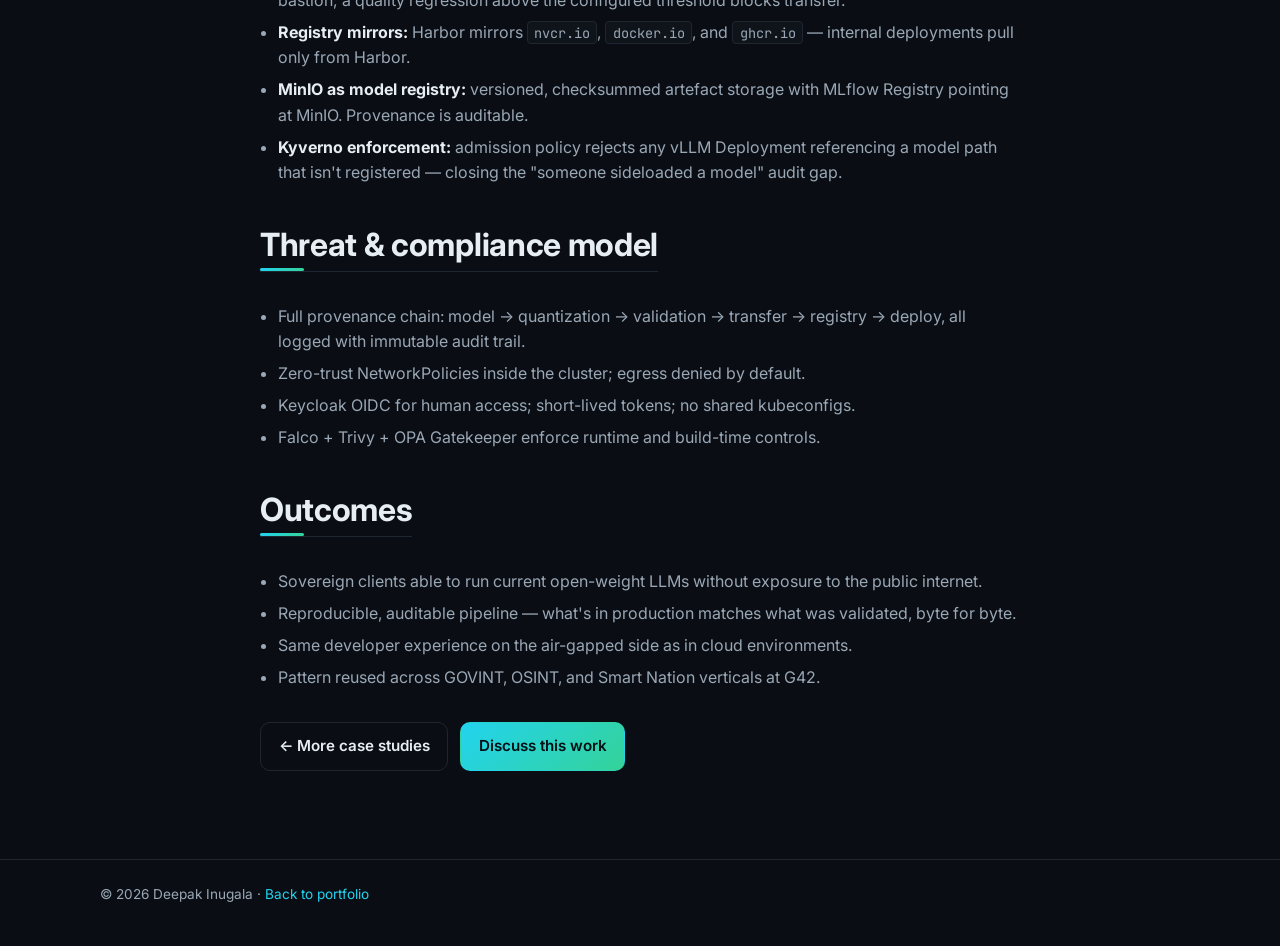
<file: case-studies/air-gapped-llm.html>
<!doctype html>
<html lang="en" data-theme="dark">
<head>
  <meta charset="utf-8" />
  <meta name="viewport" content="width=device-width,initial-scale=1" />
  <title>Case Study — Air-Gapped Sovereign LLM Ops</title>
  <meta name="description" content="Case study: air-gapped sovereign LLM deployment pipeline — HuggingFace offline mirror, AWQ quantization, data diode transfer, Harbor registry, internal MinIO model registry, isolated Kubernetes clusters." />
  <link rel="preconnect" href="https://fonts.googleapis.com" />
  <link rel="preconnect" href="https://fonts.gstatic.com" crossorigin />
  <link href="https://fonts.googleapis.com/css2?family=Inter:wght@400;500;600;700;800&family=JetBrains+Mono:wght@400;500;600&display=swap" rel="stylesheet" />
  <link rel="stylesheet" href="../styles.css" />
  <link rel="icon" href="data:image/svg+xml,%3Csvg xmlns='http://www.w3.org/2000/svg' viewBox='0 0 100 100'%3E%3Ctext y='.9em' font-size='90'%3E%F0%9F%A4%96%3C/text%3E%3C/svg%3E" />
  <meta name="theme-color" content="#0a0e14" media="(prefers-color-scheme: dark)" />
  <meta name="theme-color" content="#ffffff" media="(prefers-color-scheme: light)" />
</head>
<body>
  <header class="site-header">
    <div class="container nav">
      <a class="brand" href="../index.html"><span class="brand-mark">DI</span><span class="brand-text">Deepak Inugala</span></a>
      <nav><ul class="nav-links" id="primary-nav">
        <li><a href="../index.html#about">About</a></li>
        <li><a href="../index.html#experience">Experience</a></li>
        <li><a href="./index.html" aria-current="page">Case Studies</a></li>
        <li><a href="../index.html#cv">Resumes</a></li>
        <li><a href="../index.html#contact">Contact</a></li>
      </ul></nav>
      <button id="hamburger" class="hamburger" type="button" aria-label="Open menu" aria-expanded="false" aria-controls="primary-nav">&#9776;</button>
      <button id="theme-toggle" class="icon-btn" type="button" aria-label="Toggle theme">
        <span class="theme-icon-dark">&#9789;</span><span class="theme-icon-light">&#9788;</span>
      </button>
    </div>
  </header>

  <main>
    <article class="case">
      <section class="hero">
        <div class="container">
          <p class="eyebrow"><a href="./index.html">← Case Studies</a> · Sovereign AI</p>
          <h1>Air-Gapped Sovereign <span class="accent">LLM Ops</span></h1>
          <p class="lead">End-to-end pipeline to deploy modern LLMs into fully isolated, sovereign
            environments — from internet-connected bastion through data diode transfer to an air-gapped
            Kubernetes cluster with its own model registry. Deployed for GOVINT clients.</p>
          <ul class="chips">
            <li>Air-Gapped</li><li>Offline HF Mirror</li><li>AWQ</li>
            <li>Data Diode</li><li>Harbor</li><li>MinIO Model Registry</li>
            <li>Kyverno</li><li>Sovereign</li>
          </ul>
        </div>
      </section>

      <section class="section">
        <div class="container case-body">
          <h2>The problem</h2>
          <p>Sovereign and GOVINT customers cannot reach the public internet — no direct HuggingFace
            pulls, no docker.io, no ghcr.io, no GitHub Releases. They still need the latest open-weight
            models, reproducible deploys, and the ability to audit what's running in production. The
            entire supply chain has to be transferred across an air gap with integrity guarantees.</p>

          <h2>Pipeline</h2>
          <pre class="code">
  ┌──────────────────────────────────────────────┐
  │  BASTION (internet-connected, staging)       │
  │  • HF snapshot_download (HF_HUB_OFFLINE=0)   │
  │  • AutoAWQ 4-bit quantization                │
  │  • MMLU / HumanEval validation gates         │
  │  • Package: weights + tokenizer + configs    │
  │  • Sign + checksum                           │
  └────────────────────┬─────────────────────────┘
                       │  (one-way)
                       ▼  data diode
  ┌──────────────────────────────────────────────┐
  │  AIR-GAPPED SIDE                             │
  │  • Harbor registry (nvcr.io/docker.io mirror)│
  │  • MinIO model registry (versioned artefacts)│
  │  • MLflow Registry (internal)                │
  │  • Kyverno admission policy:                 │
  │      reject Deployments referencing          │
  │      unregistered model paths                │
  │  • vLLM / Triton on isolated K8s cluster     │
  └──────────────────────────────────────────────┘</pre>

          <h2>Implementation highlights</h2>
          <ul>
            <li><strong>Offline HuggingFace mode:</strong> on the production side, <code>HF_HUB_OFFLINE=1</code> and <code>TRANSFORMERS_OFFLINE=1</code> are enforced — every artefact (model, tokenizer, config, chat template) must be present locally or the pod refuses to start.</li>
            <li><strong>AWQ before transfer:</strong> quantizing on the bastion reduces the bytes that have to cross the diode (144GB → 36GB for a 72B model) and removes the need for GPU quantization tooling on the air-gapped side.</li>
            <li><strong>Quality gates:</strong> quantized checkpoints run through MMLU and HumanEval benchmarks on the bastion; a quality regression above the configured threshold blocks transfer.</li>
            <li><strong>Registry mirrors:</strong> Harbor mirrors <code>nvcr.io</code>, <code>docker.io</code>, and <code>ghcr.io</code> — internal deployments pull only from Harbor.</li>
            <li><strong>MinIO as model registry:</strong> versioned, checksummed artefact storage with MLflow Registry pointing at MinIO. Provenance is auditable.</li>
            <li><strong>Kyverno enforcement:</strong> admission policy rejects any vLLM Deployment referencing a model path that isn't registered — closing the "someone sideloaded a model" audit gap.</li>
          </ul>

          <h2>Threat &amp; compliance model</h2>
          <ul>
            <li>Full provenance chain: model → quantization → validation → transfer → registry → deploy, all logged with immutable audit trail.</li>
            <li>Zero-trust NetworkPolicies inside the cluster; egress denied by default.</li>
            <li>Keycloak OIDC for human access; short-lived tokens; no shared kubeconfigs.</li>
            <li>Falco + Trivy + OPA Gatekeeper enforce runtime and build-time controls.</li>
          </ul>

          <h2>Outcomes</h2>
          <ul>
            <li>Sovereign clients able to run current open-weight LLMs without exposure to the public internet.</li>
            <li>Reproducible, auditable pipeline — what's in production matches what was validated, byte for byte.</li>
            <li>Same developer experience on the air-gapped side as in cloud environments.</li>
            <li>Pattern reused across GOVINT, OSINT, and Smart Nation verticals at G42.</li>
          </ul>

          <p class="back-cta"><a class="btn ghost" href="./index.html">← More case studies</a>
            <a class="btn primary" href="../index.html#contact">Discuss this work</a></p>
        </div>
      </section>
    </article>
  </main>

  <footer class="site-footer">
    <div class="container foot">
      <p>&copy; <span id="year"></span> Deepak Inugala · <a href="../index.html">Back to portfolio</a></p>
    </div>
  </footer>
  <script src="../script.js" defer></script>
  <script src="../chatbot.js" defer></script>
</body>
</html>
</file>
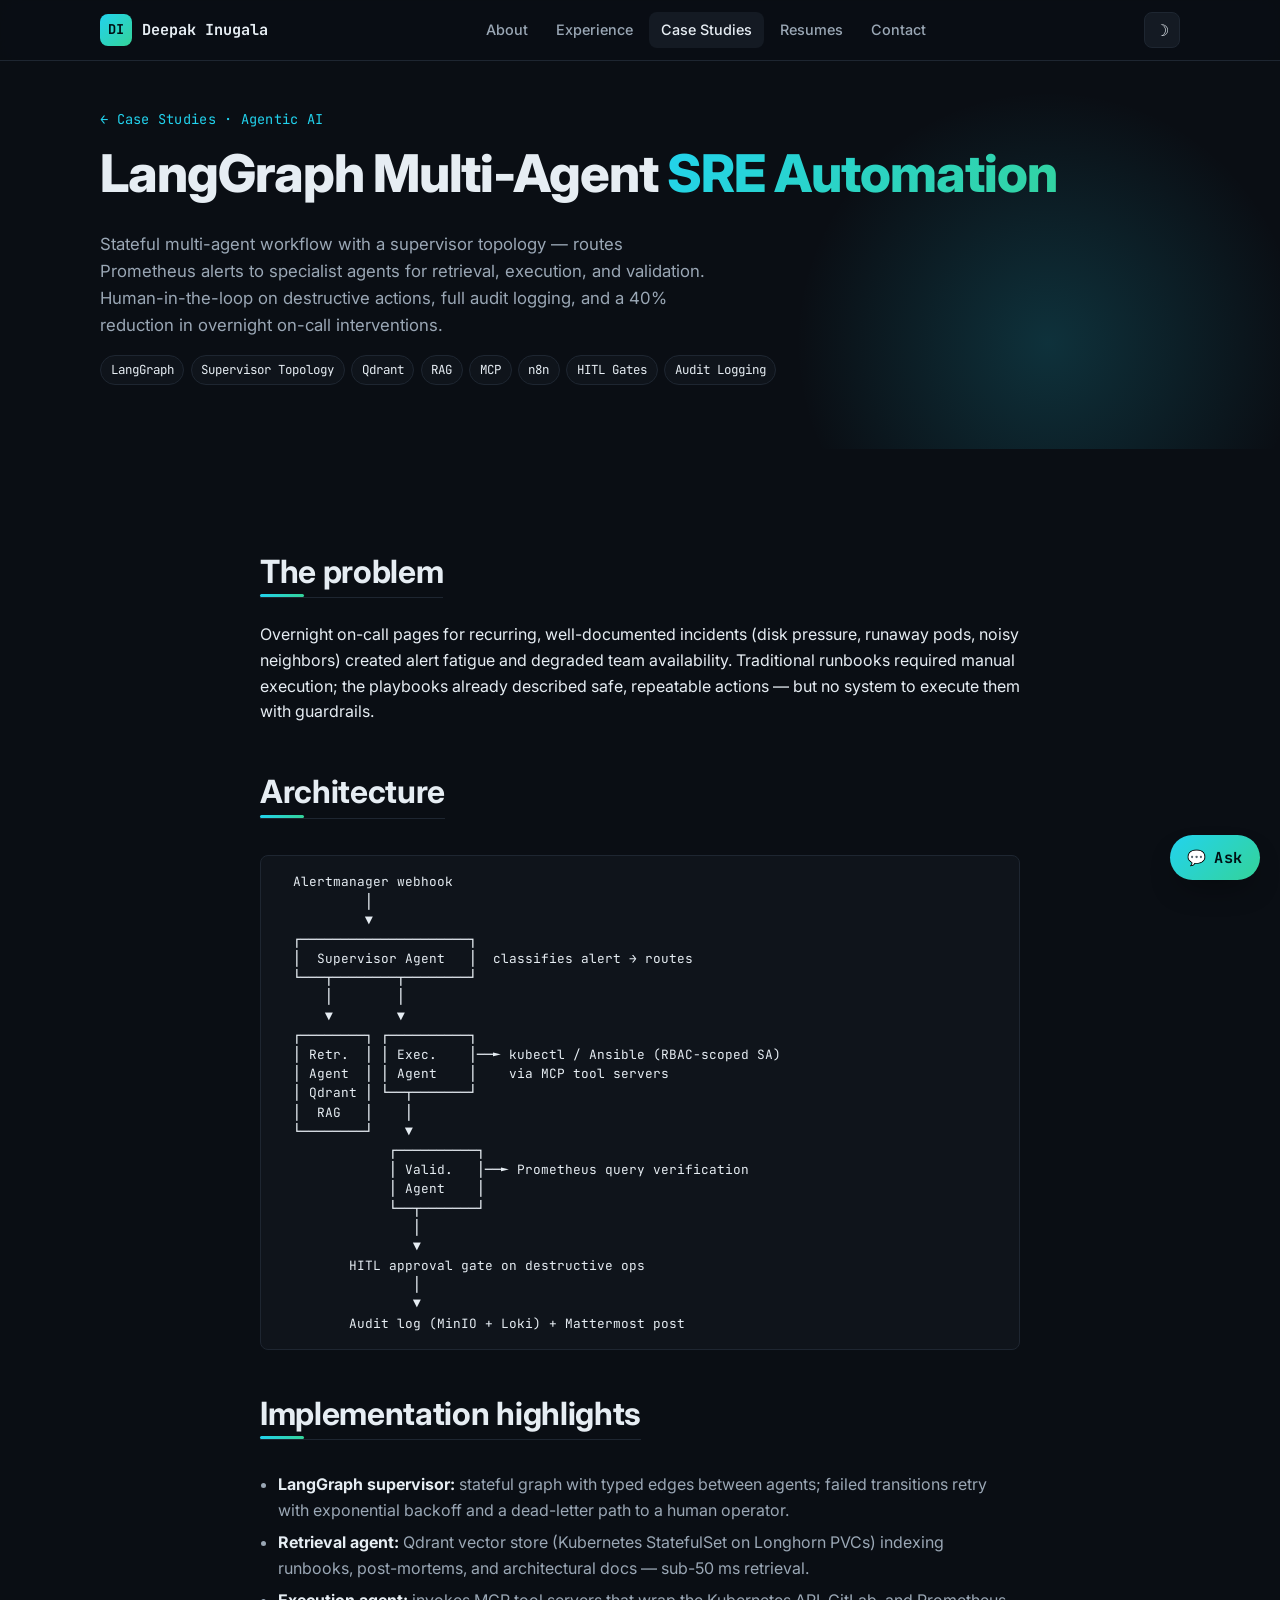
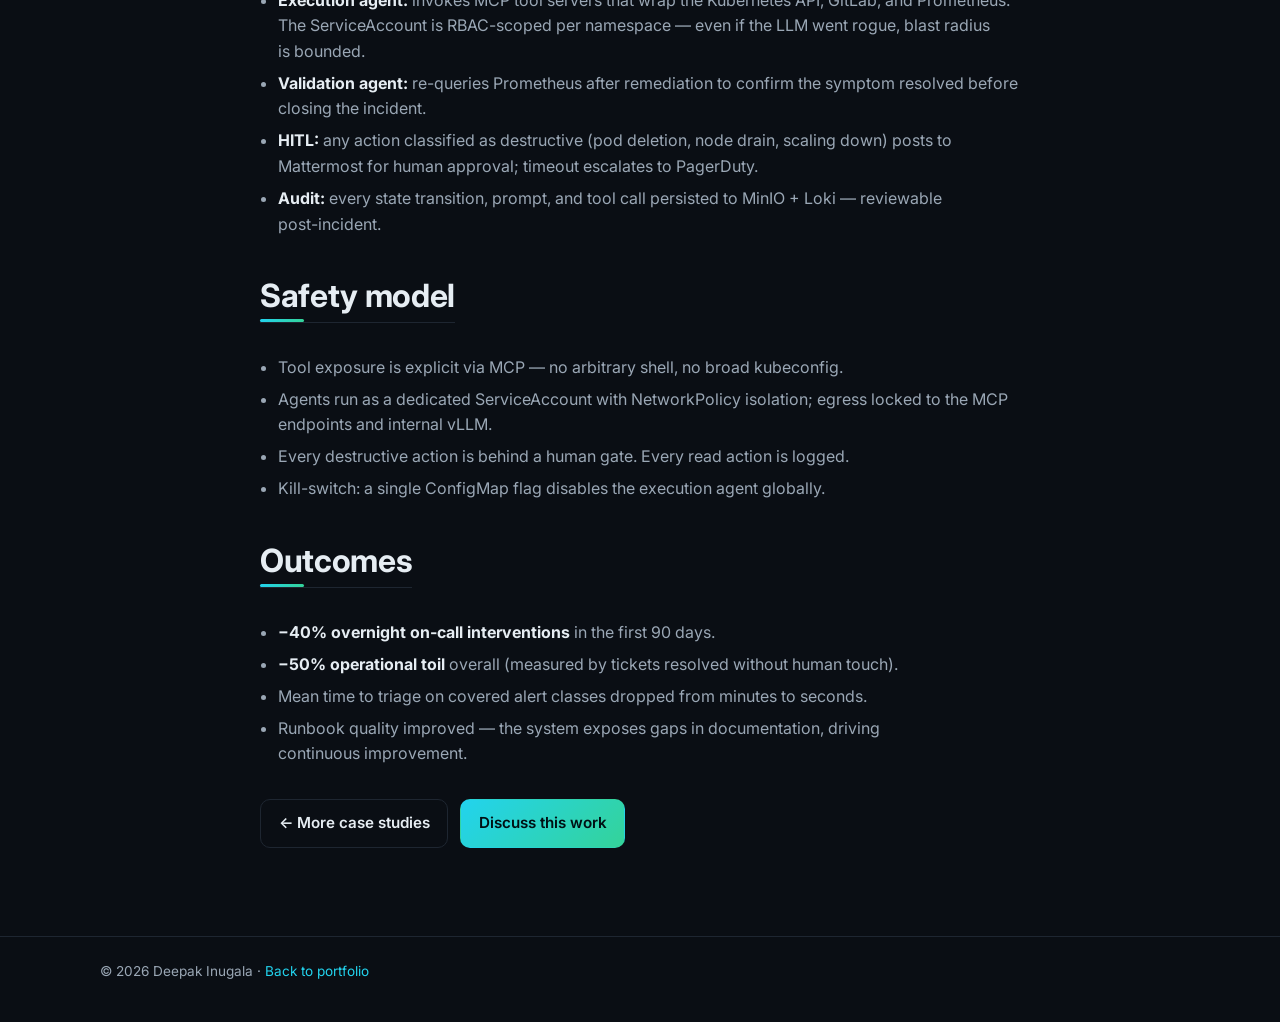
<file: case-studies/langgraph-agents.html>
<!doctype html>
<html lang="en" data-theme="dark">
<head>
  <meta charset="utf-8" />
  <meta name="viewport" content="width=device-width,initial-scale=1" />
  <title>Case Study — LangGraph Multi-Agent SRE Automation</title>
  <meta name="description" content="Case study: LangGraph-based stateful multi-agent SRE automation — supervisor topology routing Prometheus alerts to retrieval, execution, and validation agents with human-in-the-loop gates." />
  <link rel="preconnect" href="https://fonts.googleapis.com" />
  <link rel="preconnect" href="https://fonts.gstatic.com" crossorigin />
  <link href="https://fonts.googleapis.com/css2?family=Inter:wght@400;500;600;700;800&family=JetBrains+Mono:wght@400;500;600&display=swap" rel="stylesheet" />
  <link rel="stylesheet" href="../styles.css" />
  <link rel="icon" href="data:image/svg+xml,%3Csvg xmlns='http://www.w3.org/2000/svg' viewBox='0 0 100 100'%3E%3Ctext y='.9em' font-size='90'%3E%F0%9F%A4%96%3C/text%3E%3C/svg%3E" />
  <meta name="theme-color" content="#0a0e14" media="(prefers-color-scheme: dark)" />
  <meta name="theme-color" content="#ffffff" media="(prefers-color-scheme: light)" />
</head>
<body>
  <header class="site-header">
    <div class="container nav">
      <a class="brand" href="../index.html"><span class="brand-mark">DI</span><span class="brand-text">Deepak Inugala</span></a>
      <nav><ul class="nav-links" id="primary-nav">
        <li><a href="../index.html#about">About</a></li>
        <li><a href="../index.html#experience">Experience</a></li>
        <li><a href="./index.html" aria-current="page">Case Studies</a></li>
        <li><a href="../index.html#cv">Resumes</a></li>
        <li><a href="../index.html#contact">Contact</a></li>
      </ul></nav>
      <button id="hamburger" class="hamburger" type="button" aria-label="Open menu" aria-expanded="false" aria-controls="primary-nav">&#9776;</button>
      <button id="theme-toggle" class="icon-btn" type="button" aria-label="Toggle theme">
        <span class="theme-icon-dark">&#9789;</span><span class="theme-icon-light">&#9788;</span>
      </button>
    </div>
  </header>

  <main>
    <article class="case">
      <section class="hero">
        <div class="container">
          <p class="eyebrow"><a href="./index.html">← Case Studies</a> · Agentic AI</p>
          <h1>LangGraph Multi-Agent <span class="accent">SRE Automation</span></h1>
          <p class="lead">Stateful multi-agent workflow with a supervisor topology — routes Prometheus
            alerts to specialist agents for retrieval, execution, and validation. Human-in-the-loop on
            destructive actions, full audit logging, and a 40% reduction in overnight on-call interventions.</p>
          <ul class="chips">
            <li>LangGraph</li><li>Supervisor Topology</li><li>Qdrant</li><li>RAG</li>
            <li>MCP</li><li>n8n</li><li>HITL Gates</li><li>Audit Logging</li>
          </ul>
        </div>
      </section>

      <section class="section">
        <div class="container case-body">
          <h2>The problem</h2>
          <p>Overnight on-call pages for recurring, well-documented incidents (disk pressure, runaway
            pods, noisy neighbors) created alert fatigue and degraded team availability. Traditional
            runbooks required manual execution; the playbooks already described safe, repeatable
            actions — but no system to execute them with guardrails.</p>

          <h2>Architecture</h2>
          <pre class="code">
  Alertmanager webhook
           │
           ▼
  ┌─────────────────────┐
  │  Supervisor Agent   │  classifies alert → routes
  └───┬────────┬────────┘
      │        │
      ▼        ▼
  ┌────────┐ ┌──────────┐
  │ Retr.  │ │ Exec.    │──► kubectl / Ansible (RBAC-scoped SA)
  │ Agent  │ │ Agent    │    via MCP tool servers
  │ Qdrant │ └──┬───────┘
  │  RAG   │    │
  └────────┘    ▼
              ┌──────────┐
              │ Valid.   │──► Prometheus query verification
              │ Agent    │
              └──┬───────┘
                 │
                 ▼
         HITL approval gate on destructive ops
                 │
                 ▼
         Audit log (MinIO + Loki) + Mattermost post</pre>

          <h2>Implementation highlights</h2>
          <ul>
            <li><strong>LangGraph supervisor:</strong> stateful graph with typed edges between agents; failed transitions retry with exponential backoff and a dead-letter path to a human operator.</li>
            <li><strong>Retrieval agent:</strong> Qdrant vector store (Kubernetes StatefulSet on Longhorn PVCs) indexing runbooks, post-mortems, and architectural docs — sub-50 ms retrieval.</li>
            <li><strong>Execution agent:</strong> invokes MCP tool servers that wrap the Kubernetes API, GitLab, and Prometheus. The ServiceAccount is RBAC-scoped per namespace — even if the LLM went rogue, blast radius is bounded.</li>
            <li><strong>Validation agent:</strong> re-queries Prometheus after remediation to confirm the symptom resolved before closing the incident.</li>
            <li><strong>HITL:</strong> any action classified as destructive (pod deletion, node drain, scaling down) posts to Mattermost for human approval; timeout escalates to PagerDuty.</li>
            <li><strong>Audit:</strong> every state transition, prompt, and tool call persisted to MinIO + Loki — reviewable post-incident.</li>
          </ul>

          <h2>Safety model</h2>
          <ul>
            <li>Tool exposure is explicit via MCP — no arbitrary shell, no broad kubeconfig.</li>
            <li>Agents run as a dedicated ServiceAccount with NetworkPolicy isolation; egress locked to the MCP endpoints and internal vLLM.</li>
            <li>Every destructive action is behind a human gate. Every read action is logged.</li>
            <li>Kill-switch: a single ConfigMap flag disables the execution agent globally.</li>
          </ul>

          <h2>Outcomes</h2>
          <ul>
            <li><strong>−40% overnight on-call interventions</strong> in the first 90 days.</li>
            <li><strong>−50% operational toil</strong> overall (measured by tickets resolved without human touch).</li>
            <li>Mean time to triage on covered alert classes dropped from minutes to seconds.</li>
            <li>Runbook quality improved — the system exposes gaps in documentation, driving continuous improvement.</li>
          </ul>

          <p class="back-cta"><a class="btn ghost" href="./index.html">← More case studies</a>
            <a class="btn primary" href="../index.html#contact">Discuss this work</a></p>
        </div>
      </section>
    </article>
  </main>

  <footer class="site-footer">
    <div class="container foot">
      <p>&copy; <span id="year"></span> Deepak Inugala · <a href="../index.html">Back to portfolio</a></p>
    </div>
  </footer>
  <script src="../script.js" defer></script>
  <script src="../chatbot.js" defer></script>
</body>
</html>
</file>
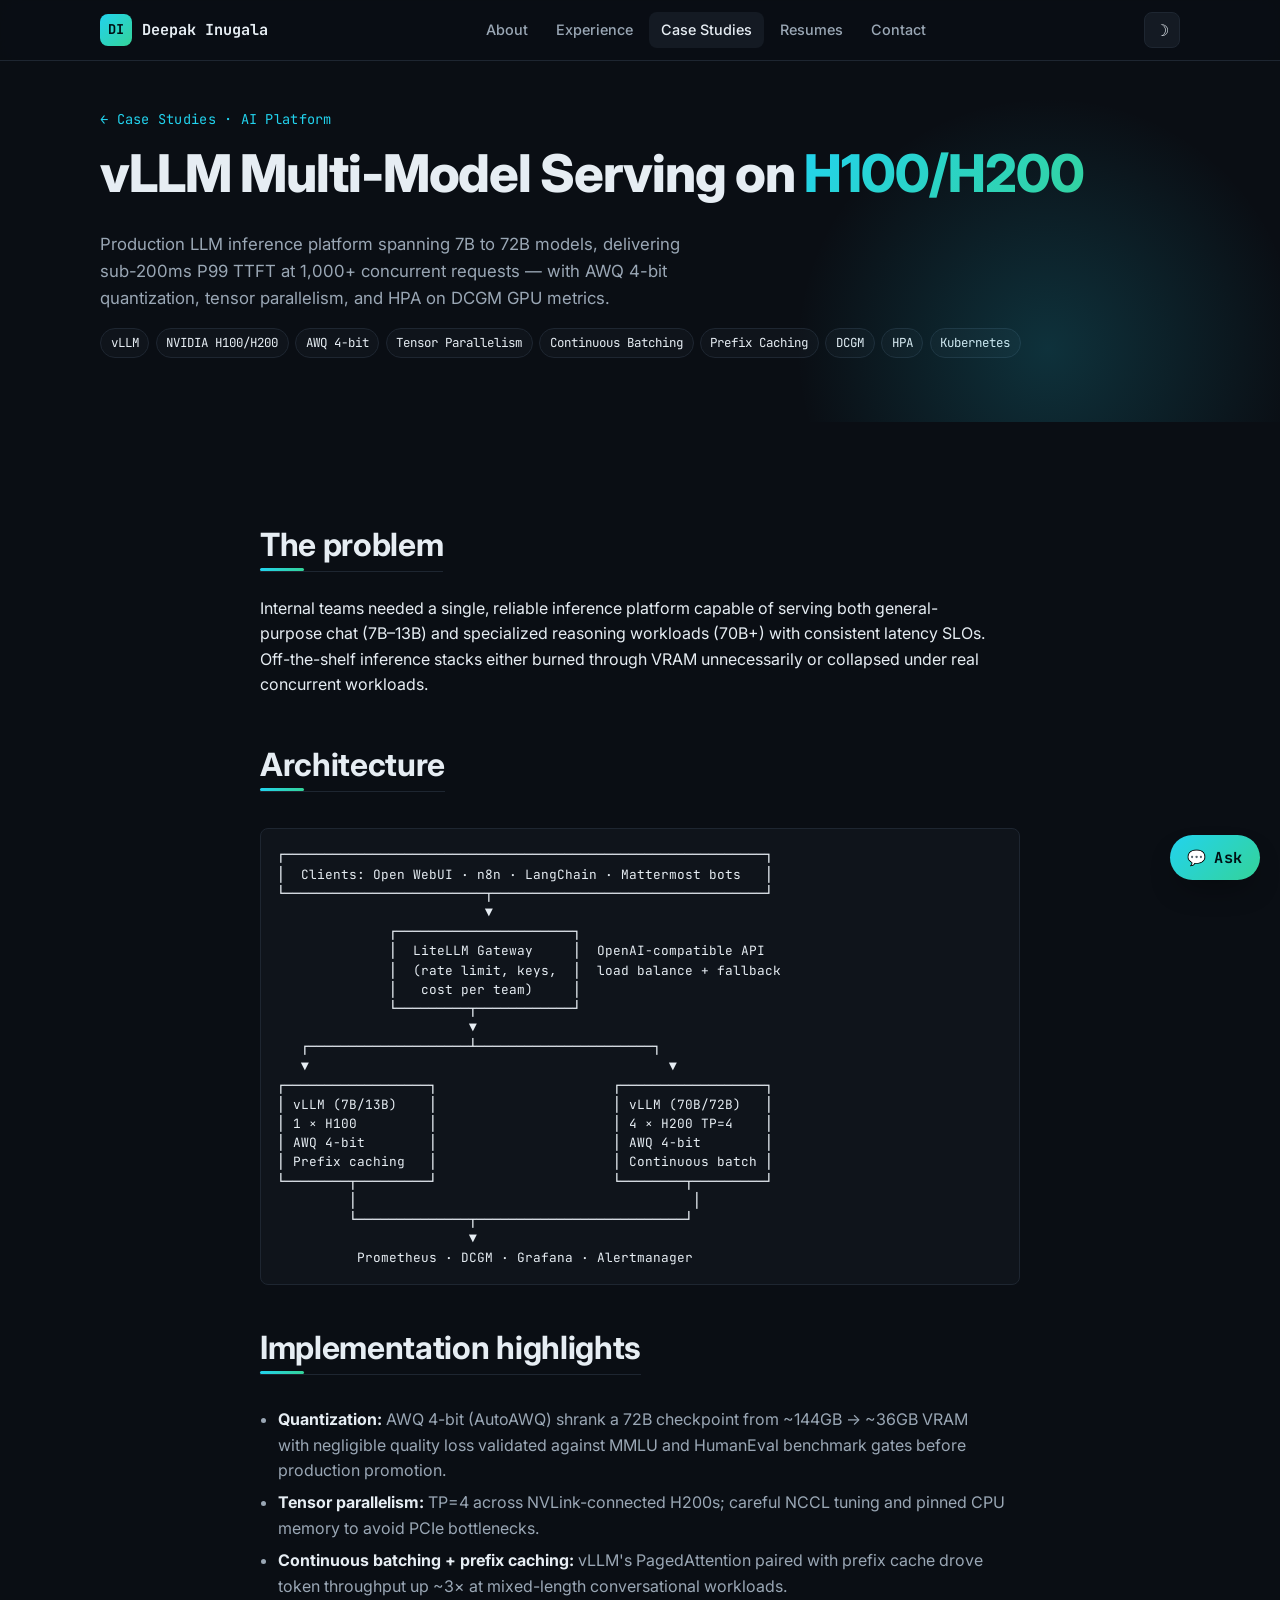
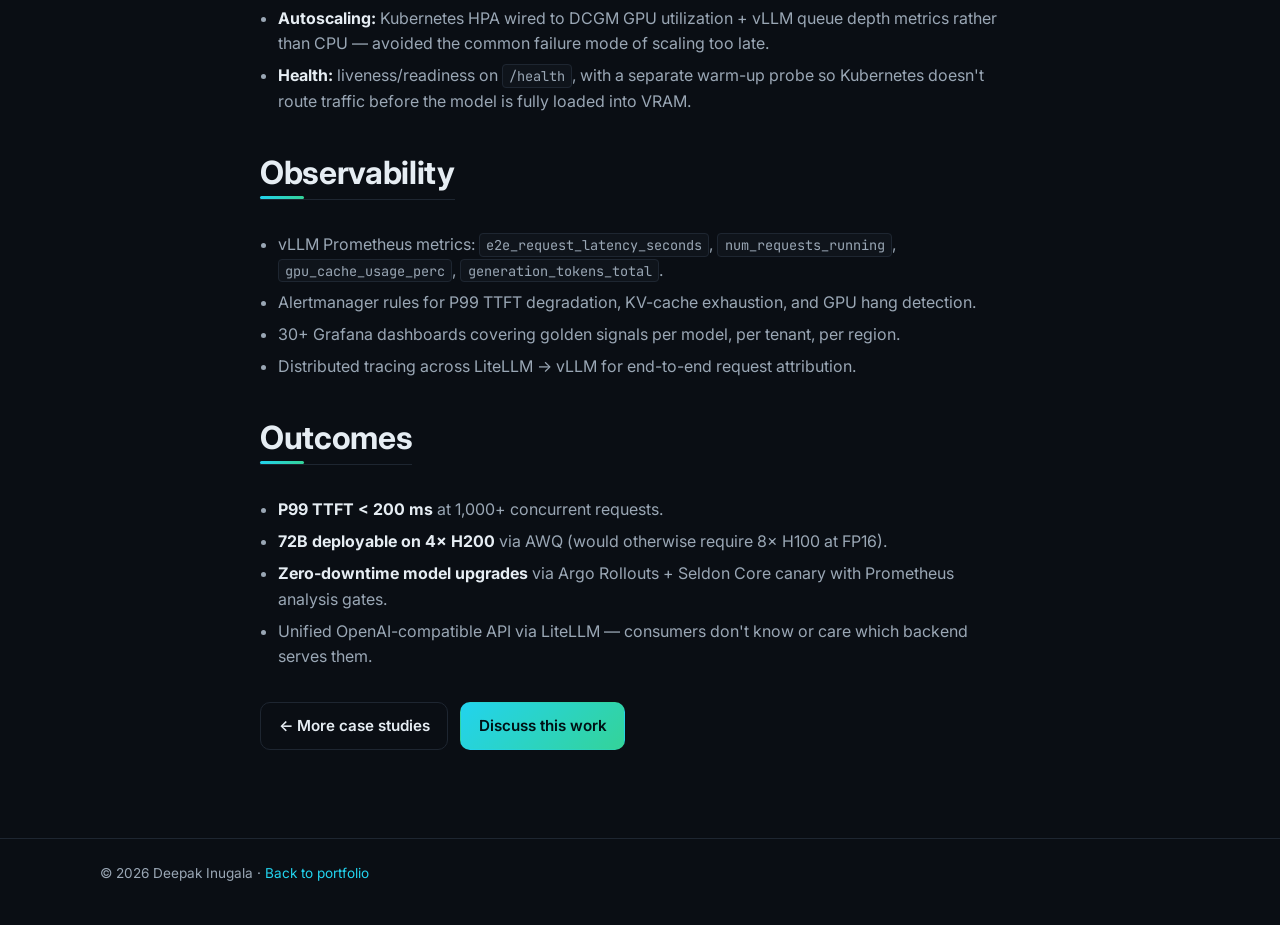
<file: case-studies/vllm-serving.html>
<!doctype html>
<html lang="en" data-theme="dark">
<head>
  <meta charset="utf-8" />
  <meta name="viewport" content="width=device-width,initial-scale=1" />
  <title>Case Study — vLLM Production Serving on H100/H200</title>
  <meta name="description" content="Case study: production vLLM serving platform on NVIDIA H100/H200 clusters — 7B to 72B models, AWQ 4-bit quantization, sub-200ms P99 TTFT at 1,000+ concurrent requests." />
  <link rel="preconnect" href="https://fonts.googleapis.com" />
  <link rel="preconnect" href="https://fonts.gstatic.com" crossorigin />
  <link href="https://fonts.googleapis.com/css2?family=Inter:wght@400;500;600;700;800&family=JetBrains+Mono:wght@400;500;600&display=swap" rel="stylesheet" />
  <link rel="stylesheet" href="../styles.css" />
  <link rel="icon" href="data:image/svg+xml,%3Csvg xmlns='http://www.w3.org/2000/svg' viewBox='0 0 100 100'%3E%3Ctext y='.9em' font-size='90'%3E%F0%9F%A4%96%3C/text%3E%3C/svg%3E" />
  <meta name="theme-color" content="#0a0e14" media="(prefers-color-scheme: dark)" />
  <meta name="theme-color" content="#ffffff" media="(prefers-color-scheme: light)" />
</head>
<body>
  <header class="site-header">
    <div class="container nav">
      <a class="brand" href="../index.html"><span class="brand-mark">DI</span><span class="brand-text">Deepak Inugala</span></a>
      <nav><ul class="nav-links" id="primary-nav">
        <li><a href="../index.html#about">About</a></li>
        <li><a href="../index.html#experience">Experience</a></li>
        <li><a href="./index.html" aria-current="page">Case Studies</a></li>
        <li><a href="../index.html#cv">Resumes</a></li>
        <li><a href="../index.html#contact">Contact</a></li>
      </ul></nav>
      <button id="hamburger" class="hamburger" type="button" aria-label="Open menu" aria-expanded="false" aria-controls="primary-nav">&#9776;</button>
      <button id="theme-toggle" class="icon-btn" type="button" aria-label="Toggle theme">
        <span class="theme-icon-dark">&#9789;</span><span class="theme-icon-light">&#9788;</span>
      </button>
    </div>
  </header>

  <main>
    <article class="case">
      <section class="hero">
        <div class="container">
          <p class="eyebrow"><a href="./index.html">← Case Studies</a> · AI Platform</p>
          <h1>vLLM Multi-Model Serving on <span class="accent">H100/H200</span></h1>
          <p class="lead">Production LLM inference platform spanning 7B to 72B models, delivering sub-200ms
            P99 TTFT at 1,000+ concurrent requests — with AWQ 4-bit quantization, tensor parallelism,
            and HPA on DCGM GPU metrics.</p>
          <ul class="chips">
            <li>vLLM</li><li>NVIDIA H100/H200</li><li>AWQ 4-bit</li><li>Tensor Parallelism</li>
            <li>Continuous Batching</li><li>Prefix Caching</li><li>DCGM</li><li>HPA</li><li>Kubernetes</li>
          </ul>
        </div>
      </section>

      <section class="section">
        <div class="container case-body">
          <h2>The problem</h2>
          <p>Internal teams needed a single, reliable inference platform capable of serving both
            general-purpose chat (7B–13B) and specialized reasoning workloads (70B+) with consistent
            latency SLOs. Off-the-shelf inference stacks either burned through VRAM unnecessarily or
            collapsed under real concurrent workloads.</p>

          <h2>Architecture</h2>
          <pre class="code">
┌────────────────────────────────────────────────────────────┐
│  Clients: Open WebUI · n8n · LangChain · Mattermost bots   │
└─────────────────────────┬──────────────────────────────────┘
                          ▼
              ┌──────────────────────┐
              │  LiteLLM Gateway     │  OpenAI-compatible API
              │  (rate limit, keys,  │  load balance + fallback
              │   cost per team)     │
              └─────────┬────────────┘
                        ▼
   ┌────────────────────┴──────────────────────┐
   ▼                                             ▼
┌──────────────────┐                      ┌──────────────────┐
│ vLLM (7B/13B)    │                      │ vLLM (70B/72B)   │
│ 1 × H100         │                      │ 4 × H200 TP=4    │
│ AWQ 4-bit        │                      │ AWQ 4-bit        │
│ Prefix caching   │                      │ Continuous batch │
└────────┬─────────┘                      └────────┬─────────┘
         │                                          │
         └──────────────┬──────────────────────────┘
                        ▼
          Prometheus · DCGM · Grafana · Alertmanager</pre>

          <h2>Implementation highlights</h2>
          <ul>
            <li><strong>Quantization:</strong> AWQ 4-bit (AutoAWQ) shrank a 72B checkpoint from ~144GB → ~36GB VRAM with negligible quality loss validated against MMLU and HumanEval benchmark gates before production promotion.</li>
            <li><strong>Tensor parallelism:</strong> TP=4 across NVLink-connected H200s; careful NCCL tuning and pinned CPU memory to avoid PCIe bottlenecks.</li>
            <li><strong>Continuous batching + prefix caching:</strong> vLLM's PagedAttention paired with prefix cache drove token throughput up ~3× at mixed-length conversational workloads.</li>
            <li><strong>Autoscaling:</strong> Kubernetes HPA wired to DCGM GPU utilization + vLLM queue depth metrics rather than CPU — avoided the common failure mode of scaling too late.</li>
            <li><strong>Health:</strong> liveness/readiness on <code>/health</code>, with a separate warm-up probe so Kubernetes doesn't route traffic before the model is fully loaded into VRAM.</li>
          </ul>

          <h2>Observability</h2>
          <ul>
            <li>vLLM Prometheus metrics: <code>e2e_request_latency_seconds</code>, <code>num_requests_running</code>, <code>gpu_cache_usage_perc</code>, <code>generation_tokens_total</code>.</li>
            <li>Alertmanager rules for P99 TTFT degradation, KV-cache exhaustion, and GPU hang detection.</li>
            <li>30+ Grafana dashboards covering golden signals per model, per tenant, per region.</li>
            <li>Distributed tracing across LiteLLM → vLLM for end-to-end request attribution.</li>
          </ul>

          <h2>Outcomes</h2>
          <ul>
            <li><strong>P99 TTFT &lt; 200 ms</strong> at 1,000+ concurrent requests.</li>
            <li><strong>72B deployable on 4× H200</strong> via AWQ (would otherwise require 8× H100 at FP16).</li>
            <li><strong>Zero-downtime model upgrades</strong> via Argo Rollouts + Seldon Core canary with Prometheus analysis gates.</li>
            <li>Unified OpenAI-compatible API via LiteLLM — consumers don't know or care which backend serves them.</li>
          </ul>

          <p class="back-cta"><a class="btn ghost" href="./index.html">← More case studies</a>
            <a class="btn primary" href="../index.html#contact">Discuss this work</a></p>
        </div>
      </section>
    </article>
  </main>

  <footer class="site-footer">
    <div class="container foot">
      <p>&copy; <span id="year"></span> Deepak Inugala · <a href="../index.html">Back to portfolio</a></p>
    </div>
  </footer>
  <script src="../script.js" defer></script>
  <script src="../chatbot.js" defer></script>
</body>
</html>
</file>
<file: styles.css>
/* ---------- Design tokens ---------- */
:root {
  --bg: #0a0e14;
  --bg-alt: #0f141b;
  --surface: #141a23;
  --border: #1e2631;
  --text: #e6edf3;
  --text-dim: #9aa7b5;
  --accent: #22d3ee;
  --accent-2: #34d399;
  --accent-glow: rgba(34, 211, 238, 0.18);
  --danger: #f87171;
  --radius: 12px;
  --radius-sm: 8px;
  --shadow: 0 10px 40px -10px rgba(0, 0, 0, 0.6);
  --font-sans: "Inter", system-ui, -apple-system, Segoe UI, Roboto, sans-serif;
  --font-mono: "JetBrains Mono", ui-monospace, Menlo, Consolas, monospace;
  --container: 1120px;
}

[data-theme="light"] {
  --bg: #ffffff;
  --bg-alt: #f6f8fb;
  --surface: #ffffff;
  --border: #e5e9ef;
  --text: #0c1220;
  --text-dim: #51606f;
  --accent: #0891b2;
  --accent-2: #059669;
  --accent-glow: rgba(8, 145, 178, 0.12);
  --shadow: 0 10px 30px -15px rgba(12, 18, 32, 0.15);
}

/* ---------- Reset ---------- */
*, *::before, *::after { box-sizing: border-box; }
html { scroll-behavior: smooth; }
html, body { margin: 0; padding: 0; }
body {
  font-family: var(--font-sans);
  background: var(--bg);
  color: var(--text);
  line-height: 1.6;
  -webkit-font-smoothing: antialiased;
  text-rendering: optimizeLegibility;
}
img { max-width: 100%; display: block; }
a { color: var(--accent); text-decoration: none; transition: color 0.15s; }
a:hover { color: var(--accent-2); }
h1, h2, h3 { line-height: 1.2; margin: 0 0 0.5em; font-weight: 700; letter-spacing: -0.01em; }
h1 { font-size: clamp(2rem, 5vw, 3.25rem); font-weight: 800; letter-spacing: -0.02em; }
h2 { font-size: clamp(1.5rem, 3vw, 2rem); }
h3 { font-size: 1.1rem; }
ul { padding-left: 1.1rem; margin: 0.5rem 0; }
p { margin: 0 0 1rem; text-wrap: pretty; }
li { text-wrap: pretty; }

.skip-link {
  position: absolute; left: -9999px; top: 0;
  background: var(--accent); color: #000; padding: 0.5rem 1rem;
}
.skip-link:focus { left: 1rem; top: 1rem; z-index: 999; }

.container { max-width: var(--container); margin: 0 auto; padding: 0 1.25rem; }

/* ---------- Header ---------- */
.site-header {
  position: sticky; top: 0; z-index: 50;
  background: color-mix(in srgb, var(--bg) 82%, transparent);
  backdrop-filter: saturate(160%) blur(12px);
  -webkit-backdrop-filter: saturate(160%) blur(12px);
  border-bottom: 1px solid var(--border);
}
.nav {
  display: flex; align-items: center; justify-content: space-between;
  gap: 1rem; padding: 0.75rem 1.25rem;
}
.brand {
  display: flex; align-items: center; gap: 0.6rem;
  color: var(--text); font-weight: 700;
}
.brand-mark {
  display: inline-grid; place-items: center;
  width: 32px; height: 32px; border-radius: 8px;
  background: linear-gradient(135deg, var(--accent), var(--accent-2));
  color: #001014; font-family: var(--font-mono); font-weight: 700; font-size: 0.85rem;
}
.brand-text { font-family: var(--font-mono); font-size: 0.95rem; }
.nav-links {
  display: flex; flex-wrap: wrap; gap: 0.25rem;
  list-style: none; margin: 0; padding: 0;
}
.nav-links a {
  display: inline-block; padding: 0.4rem 0.75rem; border-radius: 8px;
  color: var(--text-dim); font-size: 0.9rem; font-weight: 500;
}
.nav-links a:hover,
.nav-links a[aria-current="page"] { color: var(--text); background: var(--surface); }
.icon-btn {
  border: 1px solid var(--border); background: var(--surface);
  color: var(--text); width: 36px; height: 36px; border-radius: 8px;
  cursor: pointer; display: inline-grid; place-items: center;
  font-size: 1rem;
}
.icon-btn:hover { border-color: var(--accent); color: var(--accent); }
[data-theme="dark"] .theme-icon-light { display: none; }
[data-theme="light"] .theme-icon-dark { display: none; }

/* ---------- Hamburger (mobile) ---------- */
.hamburger {
  display: none;
  border: 1px solid var(--border); background: var(--surface);
  color: var(--text); width: 36px; height: 36px; border-radius: 8px;
  cursor: pointer; place-items: center; font-size: 1.15rem; line-height: 1;
  flex-shrink: 0;
}
.hamburger:hover { border-color: var(--accent); color: var(--accent); }

@media (max-width: 780px) {
  .nav-links {
    display: none;
    width: 100%; flex-direction: column; gap: 0.1rem;
    border-top: 1px solid var(--border);
    padding: 0.4rem 0.75rem 0.6rem;
  }
  .nav-links.open { display: flex; }
  .nav-links a { padding: 0.55rem 0.75rem; }
  .hamburger { display: inline-grid; }
  .nav { flex-wrap: wrap; padding: 0.6rem 1rem; }
}

/* ---------- Scroll offset (clears sticky header) ---------- */
section[id] { scroll-margin-top: 72px; }

/* ---------- Hero ---------- */
.hero {
  position: relative; overflow: hidden;
  padding: clamp(3rem, 8vw, 6rem) 0 clamp(2rem, 5vw, 4rem);
}
.hero::before {
  content: ""; position: absolute; inset: -20% -10% auto auto;
  width: 60vw; height: 60vw; max-width: 720px; max-height: 720px;
  background: radial-gradient(closest-side, var(--accent-glow), transparent 70%);
  pointer-events: none; z-index: 0;
}
.hero-grid {
  position: relative; z-index: 1;
  display: grid; grid-template-columns: 1.4fr 1fr; gap: 2.5rem; align-items: center;
}
.eyebrow {
  font-family: var(--font-mono); font-size: 0.85rem;
  color: var(--accent); margin-bottom: 0.75rem; letter-spacing: 0.02em;
}
.accent {
  background: linear-gradient(135deg, var(--accent), var(--accent-2));
  -webkit-background-clip: text; background-clip: text; color: transparent;
}
.lead { color: var(--text-dim); font-size: 1.05rem; max-width: 56ch; text-wrap: pretty; }
.cta-row { display: flex; flex-wrap: wrap; gap: 0.75rem; margin-top: 1.25rem; }
.btn {
  display: inline-flex; align-items: center; gap: 0.5rem;
  padding: 0.7rem 1.1rem; border-radius: 10px;
  font-weight: 600; font-size: 0.95rem; border: 1px solid transparent;
  transition: transform 0.1s, background 0.15s, border-color 0.15s, color 0.15s;
}
.btn:active { transform: translateY(1px); }
.btn.primary {
  background: linear-gradient(135deg, var(--accent), var(--accent-2));
  color: #001014;
}
.btn.primary:hover { filter: brightness(1.05); color: #001014; }
.btn.ghost {
  background: transparent; color: var(--text);
  border-color: var(--border);
}
.btn.ghost:hover { border-color: var(--accent); color: var(--accent); }

.hero-stats {
  display: grid; grid-template-columns: repeat(2, 1fr); gap: 0.75rem;
  background: var(--surface); border: 1px solid var(--border);
  border-radius: var(--radius); padding: 1rem; box-shadow: var(--shadow);
}
.stat {
  display: flex; flex-direction: column; gap: 0.15rem;
  padding: 0.75rem; border-radius: var(--radius-sm);
  background: var(--bg-alt); border: 1px solid var(--border);
}
.stat-num {
  font-family: var(--font-mono); font-weight: 700; font-size: 1.1rem;
  color: var(--accent);
}
.stat-label { font-size: 0.78rem; color: var(--text-dim); }

@media (max-width: 880px) {
  .hero-grid { grid-template-columns: 1fr; }
}

/* ---------- Section defaults ---------- */
.section { padding: clamp(2.5rem, 6vw, 4.5rem) 0; }
.section.alt { background: var(--bg-alt); border-top: 1px solid var(--border); border-bottom: 1px solid var(--border); }
.section h2 {
  display: inline-block; position: relative; padding-bottom: 0.5rem; margin-bottom: 1.5rem;
}
.section h2::after {
  content: ""; position: absolute; left: 0; bottom: 0; height: 3px; width: 44px;
  background: linear-gradient(90deg, var(--accent), var(--accent-2)); border-radius: 3px;
}
.section-lead { color: var(--text-dim); max-width: 70ch; margin-bottom: 1.5rem; text-wrap: pretty; }
.mt { margin-top: 1.5rem; }

/* ---------- About ---------- */
.about-grid { display: grid; gap: 1rem; max-width: 80ch; color: var(--text-dim); }
.about-grid strong { color: var(--text); }

/* ---------- Skills ---------- */
.skill-grid {
  display: grid; grid-template-columns: repeat(auto-fill, minmax(280px, 1fr));
  gap: 1rem;
}
.skill-card {
  background: var(--surface); border: 1px solid var(--border);
  border-radius: var(--radius); padding: 1.1rem 1.1rem 1.2rem;
  transition: border-color 0.15s, transform 0.15s;
}
.skill-card:hover { border-color: var(--accent); transform: translateY(-2px); }
.skill-card h3 {
  font-size: 0.95rem; text-transform: uppercase; letter-spacing: 0.08em;
  color: var(--accent); margin-bottom: 0.75rem;
}
.chips {
  list-style: none; display: flex; flex-wrap: wrap; gap: 0.4rem;
  padding: 0; margin: 0;
}
.chips li {
  font-family: var(--font-mono); font-size: 0.78rem;
  padding: 0.25rem 0.6rem; border-radius: 999px;
  background: var(--bg-alt); border: 1px solid var(--border);
  color: var(--text);
}
.chips.small li { font-size: 0.72rem; padding: 0.2rem 0.5rem; }

/* ---------- Timeline ---------- */
.timeline { list-style: none; padding: 0; margin: 0; display: grid; gap: 1rem; }
.t-item {
  display: grid; grid-template-columns: 220px 1fr; gap: 1.25rem;
  background: var(--surface); border: 1px solid var(--border);
  border-left: 3px solid var(--accent); border-radius: var(--radius);
  padding: 1.25rem;
}
.t-meta { display: flex; flex-direction: column; gap: 0.25rem; color: var(--text-dim); }
.t-date { font-family: var(--font-mono); font-size: 0.85rem; color: var(--accent); }
.t-loc { font-size: 0.82rem; }
.t-body h3 { margin-bottom: 0.15rem; }
.t-company { font-family: var(--font-mono); color: var(--text-dim); margin: 0 0 0.75rem; font-size: 0.9rem; }
.t-body ul { color: var(--text-dim); }
.t-body ul li { margin-bottom: 0.4rem; }
.t-body strong { color: var(--text); }

@media (max-width: 780px) {
  .t-item { grid-template-columns: 1fr; }
}

/* ---------- Projects / AI ---------- */
.proj-grid {
  display: grid; grid-template-columns: repeat(auto-fill, minmax(300px, 1fr));
  gap: 1rem;
}
.proj-card {
  background: var(--surface); border: 1px solid var(--border);
  border-radius: var(--radius); padding: 1.1rem 1.1rem 1.2rem;
  display: flex; flex-direction: column; gap: 0.5rem;
  transition: border-color 0.15s, transform 0.15s;
}
.proj-card:hover { border-color: var(--accent); transform: translateY(-2px); }
.proj-card header h3 { margin: 0; }
.proj-card p { color: var(--text-dim); margin: 0; font-size: 0.92rem; }

/* ---------- Certifications / Education ---------- */
.cert-grid, .edu-grid {
  display: grid; grid-template-columns: repeat(auto-fill, minmax(300px, 1fr));
  gap: 0.75rem; list-style: none; padding: 0; margin: 0;
}
.cert-grid li, .edu-grid li {
  background: var(--surface); border: 1px solid var(--border);
  border-radius: var(--radius-sm); padding: 0.85rem 1rem; color: var(--text-dim);
}
.cert-grid li strong, .edu-grid li strong { color: var(--text); display: block; margin-bottom: 0.1rem; }
.edu-grid li span { font-size: 0.88rem; }

/* ---------- CV cards ---------- */
.cv-grid {
  display: grid; grid-template-columns: repeat(auto-fill, minmax(260px, 1fr));
  gap: 1rem;
}
.cv-card {
  position: relative;
  background: var(--surface); border: 1px solid var(--border);
  border-radius: var(--radius); padding: 1.1rem;
  color: var(--text); display: block;
  transition: border-color 0.15s, transform 0.15s, background 0.15s;
}
.cv-card:hover {
  border-color: var(--accent); color: var(--text);
  transform: translateY(-2px);
  background: color-mix(in srgb, var(--surface) 80%, var(--accent-glow));
}
.cv-card h3 { margin: 0 0 0.25rem; font-size: 1rem; }
.cv-card p { margin: 0; color: var(--text-dim); font-size: 0.88rem; }
.cv-badge {
  position: absolute; top: 0.75rem; right: 0.75rem;
  font-family: var(--font-mono); font-size: 0.7rem; font-weight: 600;
  padding: 0.15rem 0.5rem; border-radius: 999px;
  background: linear-gradient(135deg, var(--accent), var(--accent-2));
  color: #001014;
}

/* ---------- Contact ---------- */
.contact-list {
  list-style: none; padding: 0; margin: 0;
  display: grid; grid-template-columns: repeat(auto-fill, minmax(280px, 1fr)); gap: 0.5rem;
}
.contact-list li {
  display: flex; gap: 0.75rem; align-items: center;
  background: var(--surface); border: 1px solid var(--border);
  border-radius: var(--radius-sm); padding: 0.75rem 1rem;
}
.contact-list span {
  font-family: var(--font-mono); font-size: 0.78rem; color: var(--text-dim);
  min-width: 72px; text-transform: uppercase; letter-spacing: 0.06em;
}

/* ---------- Footer ---------- */
.site-footer {
  border-top: 1px solid var(--border); padding: 1.5rem 0;
  color: var(--text-dim); font-size: 0.85rem;
}
.foot { display: flex; flex-wrap: wrap; justify-content: space-between; gap: 0.5rem; }
.foot-meta a { margin-left: 0.25rem; }

/* ---------- Case study pages ---------- */
.case .hero { padding-top: clamp(2rem, 5vw, 3rem); }
.case-body { max-width: 80ch; }
.case-body h2 {
  margin-top: 2rem; padding-bottom: 0.4rem; border-bottom: 1px solid var(--border);
}
.case-body ul { color: var(--text-dim); }
.case-body ul li { margin-bottom: 0.4rem; }
.case-body strong { color: var(--text); }
.case-body code {
  font-family: var(--font-mono); font-size: 0.85em;
  background: var(--bg-alt); border: 1px solid var(--border);
  padding: 0.1rem 0.4rem; border-radius: 4px;
}
.case-body pre.code {
  font-family: var(--font-mono); font-size: 0.8rem; line-height: 1.5;
  background: var(--bg-alt); border: 1px solid var(--border);
  border-radius: var(--radius-sm); padding: 1rem; overflow-x: auto;
  color: var(--text);
}
.back-cta { display: flex; flex-wrap: wrap; gap: 0.75rem; margin-top: 2rem; }

/* ---------- Chatbot ---------- */
.chat-fab {
  position: fixed; bottom: 1.25rem; right: 1.25rem; z-index: 100;
  display: inline-flex; align-items: center; gap: 0.5rem;
  padding: 0.75rem 1.1rem; border-radius: 999px;
  background: linear-gradient(135deg, var(--accent), var(--accent-2));
  color: #001014; font-weight: 700; font-size: 0.95rem;
  border: none; cursor: pointer;
  box-shadow: 0 14px 30px -10px rgba(0, 0, 0, 0.45);
  transition: transform 0.1s, filter 0.15s;
}
.chat-fab:hover { filter: brightness(1.05); }
.chat-fab:active { transform: translateY(1px); }
.chat-fab-text { font-family: var(--font-mono); letter-spacing: 0.02em; }

.chat-panel {
  position: fixed; bottom: 1.25rem; right: 1.25rem; z-index: 101;
  width: min(380px, calc(100vw - 2rem));
  height: min(560px, calc(100vh - 2rem));
  display: flex; flex-direction: column;
  background: var(--surface); color: var(--text);
  border: 1px solid var(--border); border-radius: var(--radius);
  box-shadow: 0 30px 60px -20px rgba(0, 0, 0, 0.55);
  overflow: hidden;
}
.chat-panel[hidden] { display: none; }
.chat-header {
  display: flex; align-items: center; justify-content: space-between;
  padding: 0.75rem 1rem; border-bottom: 1px solid var(--border);
  background: var(--bg-alt);
}
.chat-title { display: flex; align-items: center; gap: 0.5rem; font-size: 0.95rem; }
.chat-dot {
  width: 9px; height: 9px; border-radius: 50%;
  background: var(--accent-2); box-shadow: 0 0 8px var(--accent-2);
}
.chat-close {
  background: transparent; border: none; color: var(--text-dim);
  font-size: 1.4rem; line-height: 1; cursor: pointer; padding: 0 0.25rem;
}
.chat-close:hover { color: var(--text); }
.chat-body {
  flex: 1; overflow-y: auto; padding: 0.75rem 1rem;
  display: flex; flex-direction: column; gap: 0.5rem;
}
.chat-msg {
  max-width: 85%; padding: 0.6rem 0.85rem; border-radius: 14px;
  font-size: 0.9rem; line-height: 1.45; white-space: pre-wrap;
}
.chat-msg a { color: var(--accent); }
.chat-bot {
  align-self: flex-start; background: var(--bg-alt);
  border: 1px solid var(--border); border-bottom-left-radius: 4px;
}
.chat-user {
  align-self: flex-end;
  background: linear-gradient(135deg, var(--accent), var(--accent-2));
  color: #001014; border-bottom-right-radius: 4px;
}
.chat-suggs {
  display: flex; flex-wrap: wrap; gap: 0.35rem;
  padding: 0 1rem 0.5rem;
}
.chat-sugg {
  font-size: 0.78rem; padding: 0.3rem 0.6rem; border-radius: 999px;
  background: var(--bg-alt); color: var(--text); border: 1px solid var(--border);
  cursor: pointer; font-family: var(--font-sans);
}
.chat-sugg:hover { border-color: var(--accent); color: var(--accent); }
.chat-form {
  display: flex; gap: 0.5rem; padding: 0.75rem 1rem;
  border-top: 1px solid var(--border); background: var(--bg-alt);
}
.chat-form input {
  flex: 1; padding: 0.55rem 0.75rem; border-radius: 8px;
  border: 1px solid var(--border); background: var(--bg); color: var(--text);
  font-family: inherit; font-size: 0.9rem;
}
.chat-form input:focus { outline: 2px solid var(--accent); outline-offset: 0; border-color: transparent; }
.chat-send {
  padding: 0.55rem 0.9rem; border-radius: 8px; border: none;
  background: linear-gradient(135deg, var(--accent), var(--accent-2));
  color: #001014; font-weight: 600; cursor: pointer; font-size: 0.9rem;
}

/* ---------- Reduced motion ---------- */
@media (prefers-reduced-motion: reduce) {
  html { scroll-behavior: auto; }
  * { transition: none !important; animation: none !important; }
}
</file>
